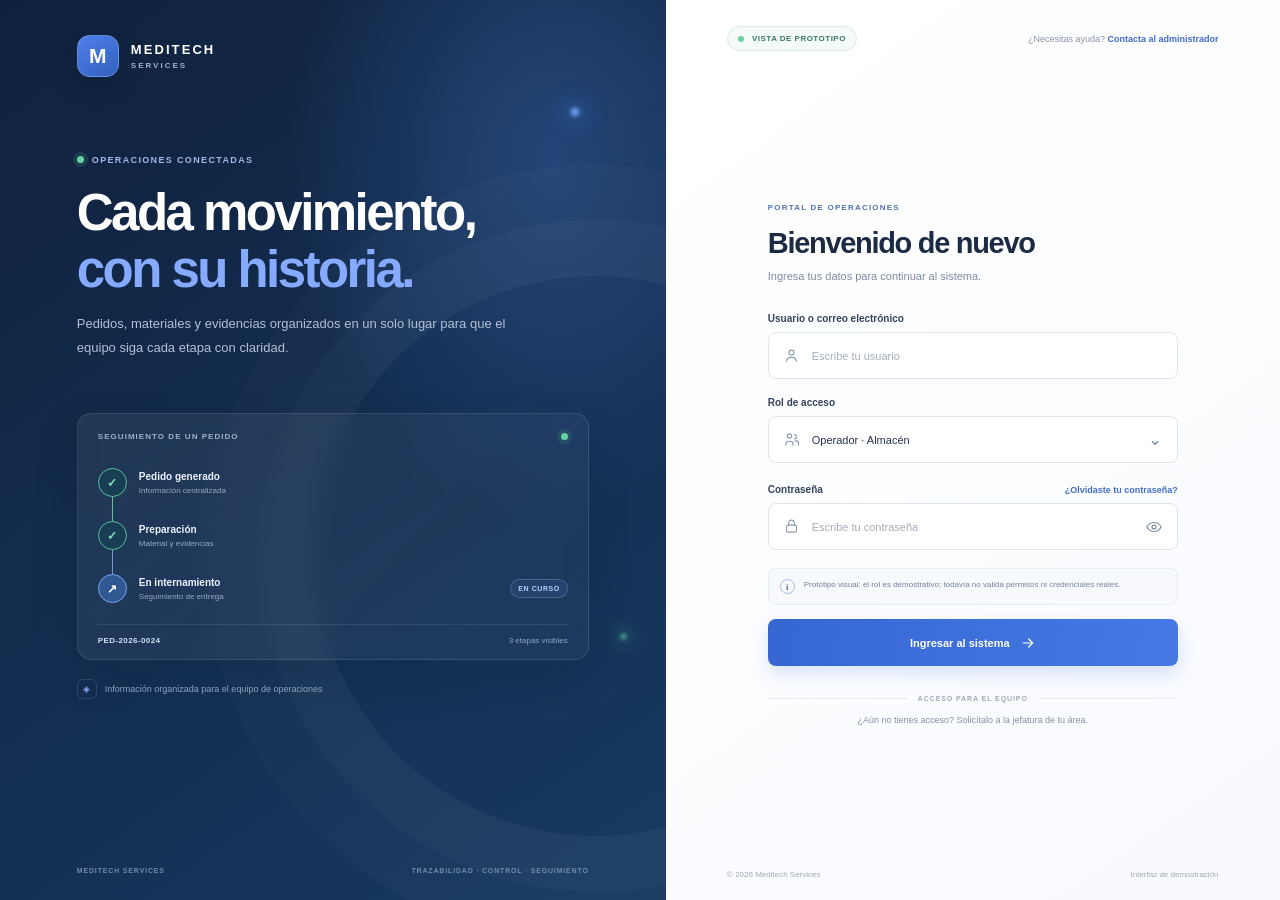
<file: index.html>
<!doctype html>
<html lang="es">
  <head>
    <script>
      if (!localStorage.getItem('meditech-demo-role')){
        window.location.replace('login.html');
      }
        </script>
    <meta charset="utf-8" />
    <meta name="viewport" content="width=device-width, initial-scale=1" />
    <meta name="theme-color" content="#f5f7fb" />
    <title>Cuadro de Salidas | Meditech</title>
    <link rel="icon" type="image/svg+xml" href="data:image/svg+xml,<svg xmlns='http://www.w3.org/2000/svg' viewBox='0 0 64 64'><rect width='64' height='64' rx='14' fill='%232563eb'/><text x='50%25' y='52%25' dominant-baseline='middle' text-anchor='middle' fill='white' font-family='Arial,sans-serif' font-weight='bold' font-size='36'>M</text></svg>" />
    <link rel="stylesheet" href="styles.css" />
    <script src="app.js" defer></script>
  </head>
  <body>
    <div class="app-shell">
      <aside class="sidebar" aria-label="Navegación del módulo">
        <div class="brand-lockup">
          <div class="brand-mark" aria-hidden="true">M</div>
          <div>
            <strong>MEDITECH</strong>
            <span>Operaciones</span>
          </div>
        </div>
        <div class="sidebar-label">MÓDULOS</div>
        <a class="nav-link active" href="#cuadro" aria-current="page">
          <span class="nav-icon" aria-hidden="true">▦</span>
          <span>Cuadro de Salidas</span>
        </a>
        <a class="nav-link" href="salida-internamiento.html">
          <span class="nav-icon" aria-hidden="true">⇢</span>
          <span>Pedidos e Internamiento</span>
        </a>
        <a class="nav-link" href="convocatorias.html">
          <span class="nav-icon" aria-hidden="true">♧</span>
          <span>Convocatorias</span>
        </a>
        <a class="nav-link" href="recojos.html">
          <span class="nav-icon" aria-hidden="true">↩</span>
          <span>Recojo de material</span>
        </a>
        <a class="nav-link" href="muestras.html">
          <span class="nav-icon" aria-hidden="true">❖</span>
          <span>Control de muestras</span>
        </a>
        <div class="sidebar-label catalog-label">CATÁLOGOS</div>
        <button class="nav-link nav-button" id="manage-institutions-link" type="button">
          <span class="nav-icon" aria-hidden="true">⌂</span>
          <span>Instituciones</span>
        </button>
        <button class="nav-link nav-button" id="manage-people-link" type="button">
          <span class="nav-icon" aria-hidden="true">♙</span>
          <span>Personal operativo</span>
        </button>
        <div class="sidebar-foot">
          <span class="status-dot"></span>
          <span class="sidebar-foot-label">Prototipo local</span>
          <a class="logout-link" href="login.html" title="Volver al inicio de sesión">Salir <span aria-hidden="true">↗</span></a>
        </div>
      </aside>

      <main class="main-content" id="cuadro">
        <header class="topbar">
          <div class="breadcrumb">Sistema web <span>/</span> Operaciones <span>/</span> <strong>Cuadro de Salidas</strong></div>
          <div class="role-and-demo"><span class="role-badge" id="active-role">Operador · demo</span><div class="demo-badge"><span></span> DEMOSTRACIÓN · DATOS FICTICIOS</div></div>
        </header>

        <section class="page-heading">
          <div>
            <p class="eyebrow">MÓDULO INDEPENDIENTE</p>
            <h1>Cuadro de Salidas</h1>
            <p class="page-description">Consulta y organiza los registros operativos, administrativos y financieros.</p>
          </div>
          <button class="primary-button" id="new-record-button" type="button">
            <span aria-hidden="true">＋</span> Nueva salida
          </button>
        </section>

        <section class="summary-grid" aria-label="Resumen">
          <article class="summary-card">
            <div class="summary-icon blue" aria-hidden="true">▤</div>
            <div><span class="summary-label">Registros mostrados</span><strong id="record-count">0</strong></div>
          </article>
          <article class="summary-card">
            <div class="summary-icon amber" aria-hidden="true">◷</div>
            <div><span class="summary-label">Pendientes de recojo</span><strong id="pickup-count">0</strong></div>
          </article>
          <article class="summary-card">
            <div class="summary-icon green" aria-hidden="true">✓</div>
            <div><span class="summary-label">Facturados</span><strong id="invoiced-count">0</strong></div>
          </article>
        </section>

        <section class="table-card" aria-labelledby="table-title">
          <div class="table-toolbar">
            <div>
              <h2 id="table-title">Registros de salida</h2>
              <p>Los pedidos generados desde el otro módulo aparecen aquí con sus datos iniciales.</p>
            </div>
            <div class="table-controls">
              <label class="filter-label" for="search-column">Buscar en</label>
              <select id="search-column" aria-label="Seleccionar columna de búsqueda">
                <option value="all">Todas las columnas</option>
              </select>
              <label class="search-box">
                <span aria-hidden="true">⌕</span>
                <input id="search-input" type="search" placeholder="Buscar en todas las columnas" aria-label="Texto para buscar" />
              </label>
              <label class="filter-label" for="invoice-filter">Facturación</label>
              <select id="invoice-filter" aria-label="Filtrar por facturación">
                <option value="all">Todos</option>
                <option value="invoiced">Facturados</option>
                <option value="pending">Pendientes</option>
              </select>
            </div>
          </div>

          <div id="month-tabs" class="month-tabs" role="tablist" aria-label="Filtrar registros por mes"></div>

          <div class="table-scroll" tabindex="0" aria-label="Tabla desplazable horizontalmente">
            <table id="records-table">
              <thead>
                <tr class="group-row">
                  <th colspan="20" class="group-warehouse">ALMACÉN · OPERACIÓN</th>
                  <th colspan="3" class="group-admin">ADMINISTRACIÓN</th>
                  <th colspan="11" class="group-finance">FINANZAS</th>
                  <th colspan="1" class="group-actions">ACCIÓN</th>
                </tr>
                <tr id="column-headings"></tr>
              </thead>
              <tbody id="records-body"></tbody>
            </table>
            <div id="empty-state" class="empty-state" hidden>
              <div class="empty-icon" aria-hidden="true">⌕</div>
              <strong>No hay registros para mostrar</strong>
              <span>Prueba otra búsqueda o agrega una salida de ejemplo.</span>
            </div>
          </div>
          <div class="table-footer">
            <span id="table-result-count">0 registros</span>
            <span class="scroll-hint">Desliza horizontalmente para ver todas las columnas <span aria-hidden="true">→</span></span>
          </div>
        </section>

        <footer class="page-footer">
          <span>Meditech Services · Prototipo de interfaz</span>
          <span>El enlace entre módulos usa almacenamiento local del navegador; aún no hay base de datos ni permisos reales.</span>
        </footer>
      </main>
    </div>

    <dialog id="new-record-dialog" class="record-dialog">
      <form id="new-record-form" method="dialog">
        <div class="dialog-heading">
          <div>
            <p class="eyebrow">CUADRO DE SALIDAS</p>
            <h2 id="record-dialog-title">Registrar salida</h2>
          </div>
          <button class="icon-button" id="close-dialog-button" type="button" aria-label="Cerrar">×</button>
        </div>
        <p class="dialog-note">Formulario de demostración. Los datos no se guardan en una base de datos. Los campos con * son obligatorios.</p>
        <div class="form-grid" data-role-section="warehouse">
          <label>Fecha<input name="fecha" type="date" /></label>
          <label>N.º de pedido<input name="pedido" type="text" placeholder="PED-2026-000" /></label>
          <label>Tipo de atención
            <select name="tipo" required>
              <option value="Cirugía">Cirugía</option>
            </select>
          </label>
          <label>Paciente *<input name="paciente" type="text" placeholder="Nombre del paciente" required /></label>
          <div class="field-stack">
            <label for="institution-select">Clínica / hospital *</label>
            <select id="institution-select" name="institucion" required>
              <option value="">Seleccionar institución</option>
            </select>
            <button class="inline-action" id="manage-institutions-button" type="button">＋ Añadir o administrar instituciones</button>
          </div>
          <label>Cirujano<input name="cirujano" type="text" placeholder="Doctor" /></label>
          <label>Persona que consiguió la venta<input name="personaConsiguio" type="text" placeholder="Responsable" /></label>
          <label>Persona que subió la venta<input name="personaSubio" type="text" placeholder="Responsable" /></label>
          <div class="field-stack">
            <label for="instrumentist-select">Instrumentista solicitado</label>
            <select id="instrumentist-select" name="instrumentista">
              <option value="">Seleccionar instrumentista</option>
            </select>
            <button class="inline-action" id="manage-instrumentists-button" type="button">＋ Añadir o administrar instrumentistas</button>
          </div>
          <div class="field-stack">
            <label for="driver-select">Conductor</label>
            <select id="driver-select" name="conductor">
              <option value="">Seleccionar conductor</option>
            </select>
            <button class="inline-action" id="manage-drivers-button" type="button">＋ Añadir o administrar conductores</button>
          </div>
          <label class="wide-field">Material / set *<input name="material" type="text" placeholder="Sets y materiales preparados" required /></label>
          <label>Fecha de CX<input name="fechaCx" type="date" /></label>
          <label>Hora de CX<input name="horaCx" type="time" /></label>
          <label>N.º de guía de internamiento *<input name="guia" type="text" placeholder="Número de guía" required /></label>
          <label>Guía de remisión<input name="guiaRemision" type="text" placeholder="Número de guía de remisión" /></label>
          <label>Fecha de recojo<input name="fechaRecojo" type="date" /></label>
          <label>Estado del material
            <select name="estadoMaterial">
              <option value="En internamiento">En internamiento</option>
              <option value="Internado">Internado</option>
              <option value="Pendiente de recojo">Pendiente de recojo</option>
              <option value="Recogido">Recogido</option>
              <option value="Cancelado">Cancelado</option>
            </select>
          </label>
          <label class="wide-field">Observaciones de Almacén<textarea name="obsOperativa" placeholder="Observaciones del área de Almacén"></textarea></label>
        </div>
        <div class="form-grid role-office-fields" data-role-section="office" hidden>
          <p class="eyebrow wide-field">ADMINISTRACIÓN Y FINANZAS</p>
          <label>Orden de compra<input name="ordenCompra" type="text" placeholder="N.º de orden de compra" /></label>
          <label>Monto<input name="monto" type="text" placeholder="S/ 0.00" /></label>
          <label>N.º de factura<input name="factura" type="text" placeholder="N.º de factura" /></label>
          <label>Persona que comunica la venta<input name="comunicaVenta" type="text" placeholder="Nombre de la persona" /></label>
          <label>Monto cobrado<input name="montoCobrado" type="text" placeholder="S/ 0.00" /></label>
          <label>Estado de cobranza<select name="estadoCobranza"><option value="Pendiente">Pendiente</option><option value="Parcial">Parcial</option><option value="Cobrado">Cobrado</option></select></label>
          <label>Fecha de depósito<input name="fechaDeposito" type="date" /></label>
          <label>N.º de operación<input name="operacion" type="text" placeholder="Número de operación" /></label>
          <label>Banco<input name="banco" type="text" placeholder="Banco" /></label>
          <label>Responsable de cobro<input name="responsableCobro" type="text" placeholder="Responsable" /></label>
          <label>Bono al doctor<input name="bonoDoctor" type="text" placeholder="Monto o estado del bono" /></label>
          <label>Estado del comprobante de cobranza<select name="estadoVoucher"><option value="Pendiente">Pendiente</option><option value="Adjunto">Adjunto</option></select></label>
          <label>Captura de transferencia<input id="voucher-capture" type="file" accept="image/png,image/jpeg,.png,.jpg,.jpeg" /></label>
          <div id="voucher-capture-preview" class="voucher-capture-preview wide-field" hidden></div>
          <label>Voucher / referencia<input name="voucher" type="text" placeholder="Nombre o referencia del voucher" /></label>
          <label class="wide-field">Observación de Administración / Finanzas<textarea name="obsFinanciera" placeholder="Observación del área"></textarea></label>
        </div>
        <p class="dialog-note consumption-note">El consumo se registra por separado, por código y cantidad, desde la acción de cada salida.</p>
        <div class="dialog-actions">
          <button class="secondary-button" id="cancel-dialog-button" type="button">Cancelar</button>
          <button class="primary-button" id="save-record-button" type="submit">Agregar al prototipo</button>
        </div>
      </form>
    </dialog>

    <dialog id="institutions-dialog" class="record-dialog catalog-dialog">
      <div class="dialog-heading">
        <div>
          <p class="eyebrow">CATÁLOGO SEPARADO</p>
          <h2>Instituciones</h2>
        </div>
        <button class="icon-button" id="close-institutions-button" type="button" aria-label="Cerrar">×</button>
      </div>
      <p class="dialog-note">Administra la lista que aparecerá en el desplegable del Cuadro de Salidas.</p>
      <form id="institution-form" class="institution-form">
        <label>Nombre<input name="institutionName" type="text" placeholder="Clínica, hospital, doctor o casa comercial" required /></label>
        <label>Tipo
          <select name="institutionType">
            <option value="Clínica">Clínica</option>
            <option value="Hospital">Hospital</option>
            <option value="Doctor">Doctor</option>
            <option value="Casa Comercial">Casa Comercial</option>
            <option value="Otra institución">Otra institución</option>
          </select>
        </label>
        <div class="catalog-form-actions">
          <button class="primary-button" id="institution-submit-button" type="submit">Añadir institución</button>
          <button class="secondary-button" id="cancel-institution-edit" type="button" hidden>Cancelar edición</button>
        </div>
      </form>
      <p id="institution-feedback" class="institution-feedback" role="status" hidden></p>
      <div class="institution-list-heading"><strong>Instituciones disponibles</strong><span id="institution-count">0</span></div>
      <ul id="institutions-list" class="institutions-list"></ul>
    </dialog>

    <dialog id="people-dialog" class="record-dialog catalog-dialog">
      <div class="dialog-heading">
        <div>
          <p class="eyebrow">CATÁLOGO SEPARADO</p>
          <h2>Personal operativo</h2>
        </div>
        <button class="icon-button" id="close-people-button" type="button" aria-label="Cerrar">×</button>
      </div>
      <p class="dialog-note">Añade personas para que aparezcan en los desplegables del Cuadro de Salidas.</p>
      <div class="people-catalog-grid">
        <section class="catalog-panel" aria-labelledby="instrumentists-title">
          <h3 id="instrumentists-title">Instrumentistas</h3>
          <form id="instrumentist-form" class="catalog-add-form">
            <label>Nombre<input name="personName" type="text" placeholder="Nombre del instrumentista" required /></label>
            <div class="catalog-form-actions">
              <button class="primary-button" id="instrumentist-submit-button" type="submit">Añadir</button>
              <button class="secondary-button" id="cancel-instrumentist-edit" type="button" hidden>Cancelar</button>
            </div>
          </form>
          <p id="instrumentist-feedback" class="institution-feedback" role="status" hidden></p>
          <ul id="instrumentists-list" class="institutions-list"></ul>
        </section>
        <section class="catalog-panel" aria-labelledby="drivers-title">
          <h3 id="drivers-title">Conductores</h3>
          <form id="driver-form" class="catalog-add-form">
            <label>Nombre<input name="personName" type="text" placeholder="Nombre del conductor" required /></label>
            <div class="catalog-form-actions">
              <button class="primary-button" id="driver-submit-button" type="submit">Añadir</button>
              <button class="secondary-button" id="cancel-driver-edit" type="button" hidden>Cancelar</button>
            </div>
          </form>
          <p id="driver-feedback" class="institution-feedback" role="status" hidden></p>
          <ul id="drivers-list" class="institutions-list"></ul>
        </section>
      </div>
    </dialog>

    <dialog id="consumption-dialog" class="record-dialog catalog-dialog consumption-dialog">
      <div class="dialog-heading">
        <div>
          <p class="eyebrow">CONSUMO DE LA ATENCIÓN</p>
          <h2 id="consumption-title">Registrar consumo</h2>
        </div>
        <button class="icon-button" id="close-consumption-button" type="button" aria-label="Cerrar">×</button>
      </div>
      <p class="dialog-note">Agrega cada consumible con su código y cantidad exacta. Quitar o agregar líneas no cambia el stock hasta confirmar; esta maqueta solo simula el descuento.</p>
      <div class="stock-preview" id="stock-preview"></div>
      <form id="consumption-line-form" class="consumption-line-form">
        <div class="autocomplete-field">
          <label for="consumable-search">Buscar consumible por código o nombre</label>
          <input id="consumable-search" type="search" autocomplete="off" placeholder="Escribe el código o nombre del producto" aria-autocomplete="list" aria-controls="consumable-options" />
          <ul id="consumable-options" class="autocomplete-options" role="listbox" hidden></ul>
        </div>
        <label>Cantidad<input id="consumable-quantity" type="number" min="1" step="1" value="1" required /></label>
        <button class="primary-button" type="submit">Añadir línea</button>
      </form>
      <div class="institution-list-heading"><strong>Detalle de consumo</strong><span id="consumption-line-count">0</span></div>
      <ul id="consumption-lines" class="consumption-lines"></ul>
      <p id="consumption-feedback" class="institution-feedback" role="status" hidden></p>
      <div class="dialog-actions">
        <button class="secondary-button" id="cancel-consumption-button" type="button">Cancelar</button>
        <button class="primary-button" id="confirm-consumption-button" type="button">Confirmar consumo</button>
      </div>
    </dialog>
  </body>
</html>
</file>
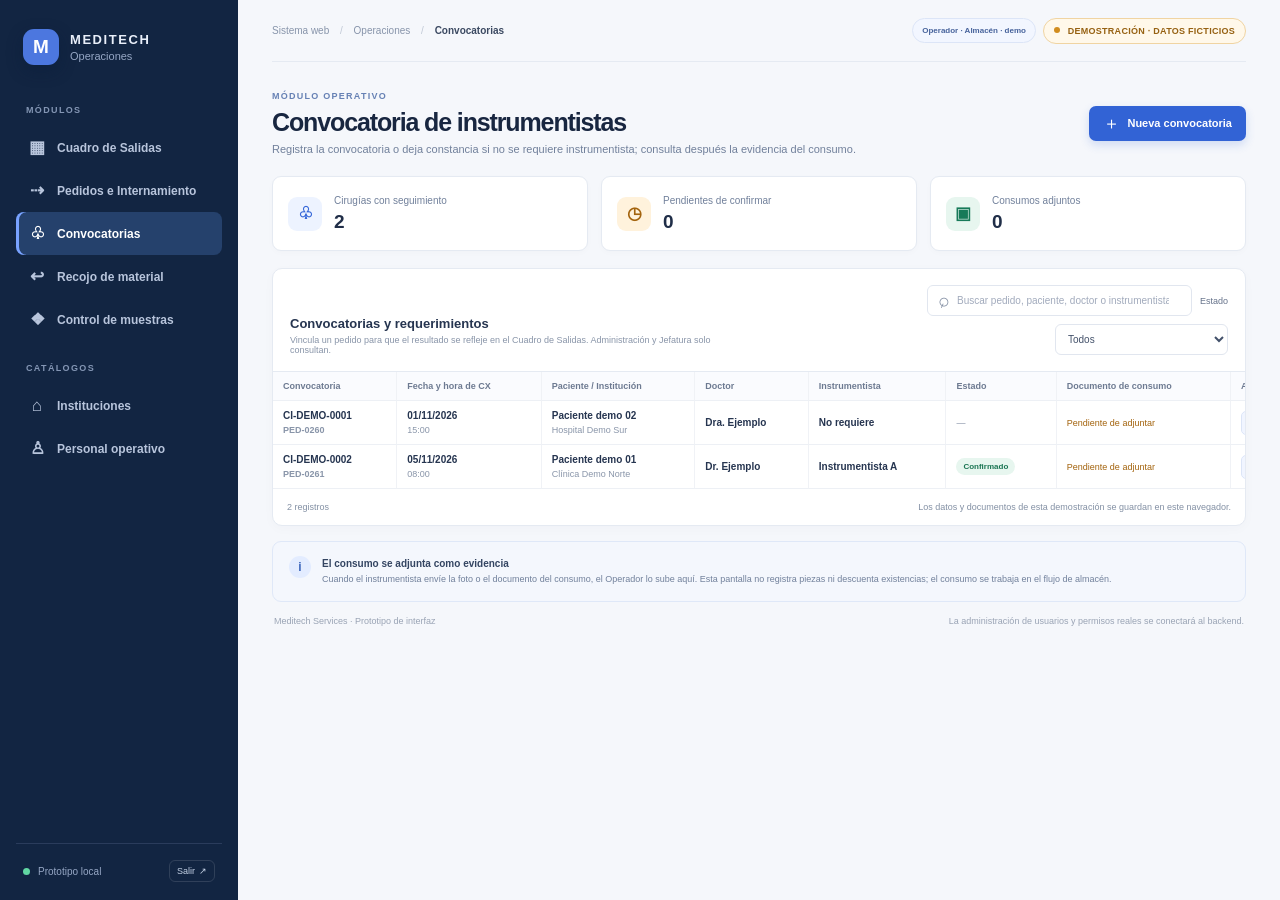
<file: convocatorias.html>
<!doctype html>
<html lang="es">
  <head>
    <meta charset="utf-8" />
    <meta name="viewport" content="width=device-width, initial-scale=1" />
    <meta name="theme-color" content="#f5f7fb" />
    <title>Convocatorias | Meditech</title>
    <link rel="icon" type="image/svg+xml" href="data:image/svg+xml,<svg xmlns='http://www.w3.org/2000/svg' viewBox='0 0 64 64'><rect width='64' height='64' rx='14' fill='%232563eb'/><text x='50%25' y='52%25' dominant-baseline='middle' text-anchor='middle' fill='white' font-family='Arial,sans-serif' font-weight='bold' font-size='36'>M</text></svg>" />
    <link rel="stylesheet" href="styles.css" />
    <link rel="stylesheet" href="convocatorias.css" />
    <script src="convocatorias.js" defer></script>
  </head>
  <body>
    <div class="app-shell">
      <aside class="sidebar" aria-label="Navegación del módulo">
        <div class="brand-lockup"><div class="brand-mark" aria-hidden="true">M</div><div><strong>MEDITECH</strong><span>Operaciones</span></div></div>
        <div class="sidebar-label">MÓDULOS</div>
        <a class="nav-link" href="index.html"><span class="nav-icon" aria-hidden="true">▦</span><span>Cuadro de Salidas</span></a>
        <a class="nav-link" href="salida-internamiento.html"><span class="nav-icon" aria-hidden="true">⇢</span><span>Pedidos e Internamiento</span></a>
        <a class="nav-link active" href="convocatorias.html" aria-current="page"><span class="nav-icon" aria-hidden="true">♧</span><span>Convocatorias</span></a>
        <a class="nav-link" href="recojos.html"><span class="nav-icon" aria-hidden="true">↩</span><span>Recojo de material</span></a>
        <a class="nav-link" href="muestras.html"><span class="nav-icon" aria-hidden="true">❖</span><span>Control de muestras</span></a>
        <div class="sidebar-label catalog-label">CATÁLOGOS</div>
        <button class="nav-link nav-button" id="manage-institutions-link" type="button">
          <span class="nav-icon" aria-hidden="true">⌂</span>
          <span>Instituciones</span>
        </button>
        <button class="nav-link nav-button" id="manage-people-link" type="button">
          <span class="nav-icon" aria-hidden="true">♙</span>
          <span>Personal operativo</span>
        </button>
        <div class="sidebar-foot"><span class="status-dot"></span><span class="sidebar-foot-label">Prototipo local</span><a class="logout-link" href="login.html" title="Volver al inicio de sesión">Salir <span aria-hidden="true">↗</span></a></div>
      </aside>

      <main class="main-content convocation-main">
        <header class="topbar">
          <div class="breadcrumb">Sistema web <span>/</span> Operaciones <span>/</span> <strong>Convocatorias</strong></div>
          <div class="role-and-demo"><span class="role-badge" id="active-role">Operador · demo</span><div class="demo-badge"><span></span> DEMOSTRACIÓN · DATOS FICTICIOS</div></div>
        </header>

        <section class="page-heading">
          <div>
            <p class="eyebrow">MÓDULO OPERATIVO</p>
            <h1>Convocatoria de instrumentistas</h1>
            <p class="page-description">Registra la convocatoria o deja constancia si no se requiere instrumentista; consulta después la evidencia del consumo.</p>
          </div>
          <button class="primary-button" id="new-convocation-button" type="button"><span aria-hidden="true">＋</span> Nueva convocatoria</button>
        </section>

        <section class="summary-grid" aria-label="Resumen de convocatorias">
          <article class="summary-card"><span class="summary-icon blue">♧</span><div><span class="summary-label">Cirugías con seguimiento</span><strong id="summary-total">0</strong></div></article>
          <article class="summary-card"><span class="summary-icon amber">◷</span><div><span class="summary-label">Pendientes de confirmar</span><strong id="summary-pending">0</strong></div></article>
          <article class="summary-card"><span class="summary-icon green">▣</span><div><span class="summary-label">Consumos adjuntos</span><strong id="summary-consumption">0</strong></div></article>
        </section>

        <section class="table-card">
          <div class="table-toolbar">
            <div><h2>Convocatorias y requerimientos</h2><p>Vincula un pedido para que el resultado se refleje en el Cuadro de Salidas. Administración y Jefatura solo consultan.</p></div>
            <div class="table-controls">
              <label class="search-box"><span aria-hidden="true">⌕</span><input id="search-input" type="search" placeholder="Buscar pedido, paciente, doctor o instrumentista" /></label>
              <label class="filter-label" for="status-filter">Estado</label>
              <select id="status-filter"><option value="todos">Todos</option><option value="Pendiente">Pendiente</option><option value="Confirmado">Confirmado</option><option value="Cancelado">Cancelado</option><option value="No requiere">No requiere instrumentista</option></select>
            </div>
          </div>
          <div class="convocation-table-scroll">
            <table class="convocation-table">
              <thead><tr><th>Convocatoria</th><th>Fecha y hora de CX</th><th>Paciente / Institución</th><th>Doctor</th><th>Instrumentista</th><th>Estado</th><th>Documento de consumo</th><th>Acción</th></tr></thead>
              <tbody id="convocations-body"></tbody>
            </table>
            <div class="convocation-empty" id="empty-state" hidden><span>♧</span><strong>No hay convocatorias que coincidan.</strong><small>Registra una convocatoria o cambia los filtros.</small></div>
          </div>
          <footer class="table-footer"><span id="record-count">0 registros</span><span>Los datos y documentos de esta demostración se guardan en este navegador.</span></footer>
        </section>

        <section class="workflow-note">
          <div class="workflow-note-icon">i</div>
          <div><strong>El consumo se adjunta como evidencia</strong><p>Cuando el instrumentista envíe la foto o el documento del consumo, el Operador lo sube aquí. Esta pantalla no registra piezas ni descuenta existencias; el consumo se trabaja en el flujo de almacén.</p></div>
        </section>
        <p class="module-feedback" id="module-feedback" role="status" hidden></p>
        <footer class="page-footer"><span>Meditech Services · Prototipo de interfaz</span><span>La administración de usuarios y permisos reales se conectará al backend.</span></footer>
      </main>
    </div>

    <dialog id="convocation-dialog" class="record-dialog convocation-dialog">
      <form id="convocation-form">
        <div class="dialog-heading">
          <div><p class="eyebrow" id="dialog-eyebrow">NUEVO REGISTRO</p><h2 id="dialog-title">Registrar convocatoria</h2></div>
          <button class="icon-button" id="close-dialog" type="button" aria-label="Cerrar">×</button>
        </div>
        <p class="dialog-note">Vincula un pedido si está disponible. Los datos de la cirugía también se pueden escribir manualmente.</p>
        <div class="convocation-form-grid">
          <label class="form-wide">Pedido relacionado <select name="orderId" id="linked-order"><option value="">Sin vincular a un pedido</option></select></label>
          <small class="form-hint form-wide">Al vincularlo, el Cuadro de Salidas recibirá el instrumentista solicitado o “No requiere”.</small>
          <label>Paciente<input name="patient" type="text" placeholder="Nombre del paciente" /></label>
          <label>Clínica / hospital<input name="institution" type="text" placeholder="Institución de la cirugía" /></label>
          <label>Doctor<input name="doctor" type="text" placeholder="Nombre del doctor" /></label>
          <label>¿Requiere instrumentista?<select name="requiresInstrumentist" id="requires-instrumentist"><option value="Sí">Sí</option><option value="No">No</option></select></label>
          <label>Instrumentista solicitado<select name="instrumentist" id="instrumentist-select" required><option value="">Seleccionar instrumentista</option></select></label>
          <small class="no-instrumentist-hint form-wide" id="no-instrumentist-hint" hidden>Al guardar, el Cuadro de Salidas mostrará “No requiere”. No se crea una convocatoria.</small>
          <label>Fecha de CX<input name="surgeryDate" type="date" /></label>
          <label>Hora de CX<input name="surgeryTime" type="time" /></label>
          <label>Estado de convocatoria<select name="status"><option value="">—</option><option value="Pendiente">Pendiente</option><option value="Confirmado">Confirmado</option><option value="Cancelado">Cancelado</option></select></label>
          <label>Registrado por<input name="calledBy" type="text" placeholder="Nombre del operador" /></label>
          <label class="form-wide">Observación breve<textarea name="notes" maxlength="500" placeholder="Detalle útil para el seguimiento, si aplica"></textarea></label>
        </div>
        <section class="consumption-upload-section" aria-labelledby="consumption-upload-title">
          <div><strong id="consumption-upload-title">Documento de consumo</strong><p>Sube la foto enviada por el instrumentista o el archivo recibido de la clínica. PDF, JPG o PNG.</p></div>
          <label class="consumption-upload-button" for="consumption-upload"><span>＋ Adjuntar consumo</span><input id="consumption-upload" type="file" accept="application/pdf,image/png,image/jpeg,.pdf,.png,.jpg,.jpeg" /></label>
          <div class="consumption-file-preview" id="consumption-file-preview"></div>
          <button class="remove-consumption-file" id="remove-consumption-file" type="button" hidden>Quitar documento actual</button>
        </section>
        <p class="dialog-feedback" id="dialog-feedback" role="status" hidden></p>
        <div class="dialog-actions">
          <button class="secondary-button" id="cancel-dialog" type="button">Cerrar</button>
          <button class="primary-button" id="save-convocation" type="submit">Guardar convocatoria</button>
        </div>
      </form>
    </dialog>

    <dialog id="institutions-dialog" class="record-dialog catalog-dialog">
      <div class="dialog-heading">
        <div>
          <p class="eyebrow">CATÁLOGO SEPARADO</p>
          <h2>Instituciones</h2>
        </div>
        <button class="icon-button" id="close-institutions-button" type="button" aria-label="Cerrar">×</button>
      </div>
      <p class="dialog-note">Administra la lista que aparecerá en los desplegables del sistema.</p>
      <form id="institution-form" class="institution-form">
        <label>Nombre<input name="institutionName" type="text" placeholder="Clínica, hospital, doctor o casa comercial" required /></label>
        <label>Tipo
          <select name="institutionType">
            <option value="Clínica">Clínica</option>
            <option value="Hospital">Hospital</option>
            <option value="Doctor">Doctor</option>
            <option value="Casa Comercial">Casa Comercial</option>
            <option value="Otra institución">Otra institución</option>
          </select>
        </label>
        <div class="catalog-form-actions">
          <button class="primary-button" id="institution-submit-button" type="submit">Añadir institución</button>
          <button class="secondary-button" id="cancel-institution-edit" type="button" hidden>Cancelar edición</button>
        </div>
      </form>
      <p id="institution-feedback" class="institution-feedback" role="status" hidden></p>
      <div class="institution-list-heading"><strong>Instituciones disponibles</strong><span id="institution-count">0</span></div>
      <ul id="institutions-list" class="institutions-list"></ul>
    </dialog>

    <dialog id="people-dialog" class="record-dialog catalog-dialog">
      <div class="dialog-heading">
        <div>
          <p class="eyebrow">CATÁLOGO SEPARADO</p>
          <h2>Personal operativo</h2>
        </div>
        <button class="icon-button" id="close-people-button" type="button" aria-label="Cerrar">×</button>
      </div>
      <p class="dialog-note">Añade personas para que aparezcan en los desplegables del sistema.</p>
      <div class="people-catalog-grid">
        <section class="catalog-panel" aria-labelledby="instrumentists-title">
          <h3 id="instrumentists-title">Instrumentistas</h3>
          <form id="instrumentist-form" class="catalog-add-form">
            <label>Nombre<input name="personName" type="text" placeholder="Nombre del instrumentista" required /></label>
            <div class="catalog-form-actions">
              <button class="primary-button" id="instrumentist-submit-button" type="submit">Añadir</button>
              <button class="secondary-button" id="cancel-instrumentist-edit" type="button" hidden>Cancelar</button>
            </div>
          </form>
          <p id="instrumentist-feedback" class="institution-feedback" role="status" hidden></p>
          <ul id="instrumentists-list" class="institutions-list"></ul>
        </section>
        <section class="catalog-panel" aria-labelledby="drivers-title">
          <h3 id="drivers-title">Conductores</h3>
          <form id="driver-form" class="catalog-add-form">
            <label>Nombre<input name="personName" type="text" placeholder="Nombre del conductor" required /></label>
            <div class="catalog-form-actions">
              <button class="primary-button" id="driver-submit-button" type="submit">Añadir</button>
              <button class="secondary-button" id="cancel-driver-edit" type="button" hidden>Cancelar</button>
            </div>
          </form>
          <p id="driver-feedback" class="institution-feedback" role="status" hidden></p>
          <ul id="drivers-list" class="institutions-list"></ul>
        </section>
      </div>
    </dialog>
  </body>
</html>
</file>
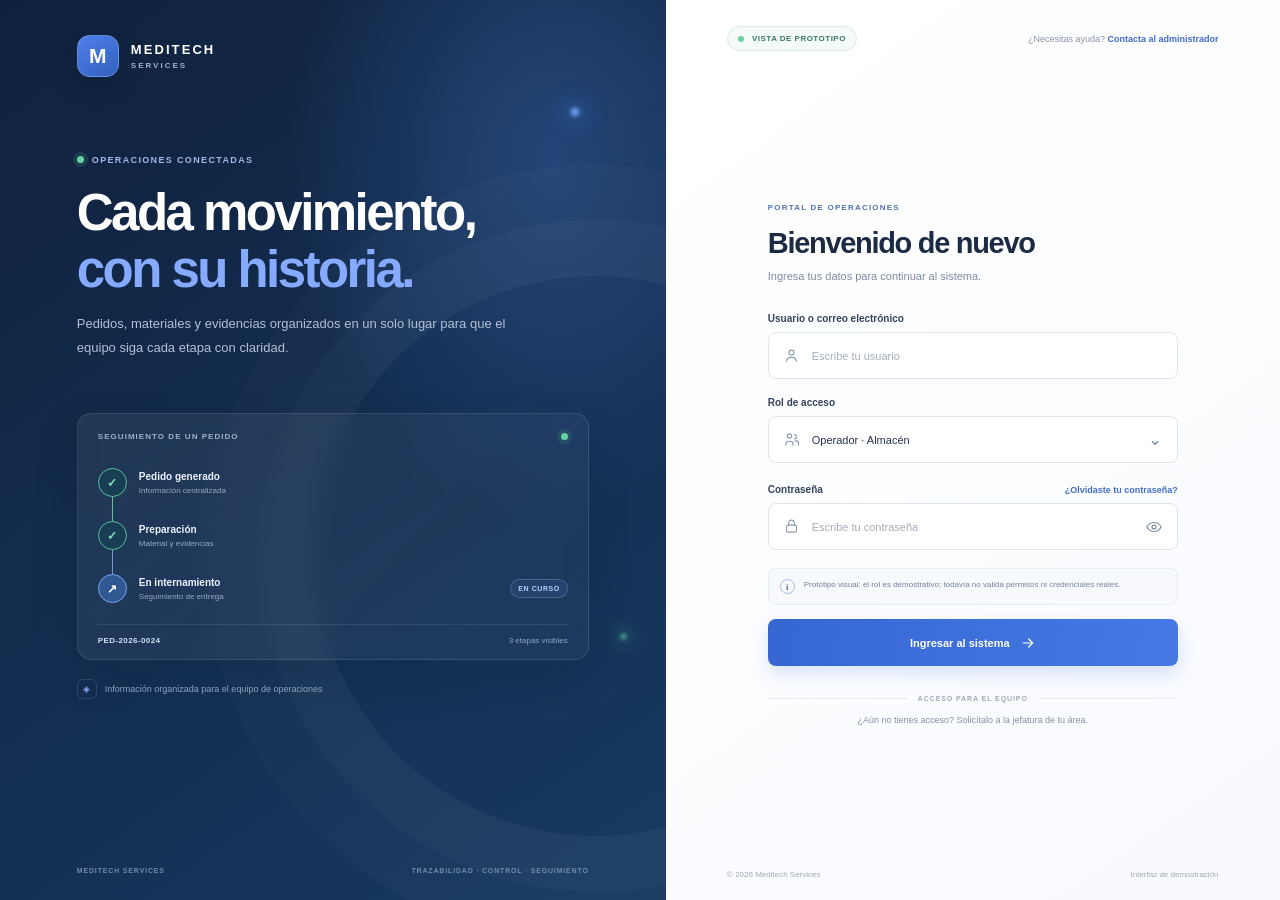
<file: login.html>
<!doctype html>
<html lang="es">
  <head>
    <meta charset="utf-8" />
    <meta name="viewport" content="width=device-width, initial-scale=1" />
    <meta name="theme-color" content="#101f38" />
    <meta name="description" content="Acceso al sistema de operaciones Meditech Services." />
    <title>Iniciar sesión | Meditech</title>
    <link rel="icon" type="image/svg+xml" href="data:image/svg+xml,<svg xmlns='http://www.w3.org/2000/svg' viewBox='0 0 64 64'><rect width='64' height='64' rx='14' fill='%232563eb'/><text x='50%25' y='52%25' dominant-baseline='middle' text-anchor='middle' fill='white' font-family='Arial,sans-serif' font-weight='bold' font-size='36'>M</text></svg>" />
    <link rel="stylesheet" href="login.css" />
    <script src="login.js" defer></script>
  </head>
  <body>
    <main class="login-shell">
      <section class="brand-panel" aria-label="Meditech, trazabilidad de operaciones">
        <div class="brand-panel-glow glow-one" aria-hidden="true"></div>
        <div class="brand-panel-glow glow-two" aria-hidden="true"></div>
        <div class="brand-content">
          <a class="brand-lockup" href="login.html" aria-label="Meditech, inicio">
            <span class="brand-mark" aria-hidden="true">M</span>
            <span class="brand-name"><strong>MEDITECH</strong><small>SERVICES</small></span>
          </a>

          <div class="brand-message">
            <span class="brand-kicker"><i></i> OPERACIONES CONECTADAS</span>
            <h1>Cada movimiento,<br /><em>con su historia.</em></h1>
            <p>Pedidos, materiales y evidencias organizados en un solo lugar para que el equipo siga cada etapa con claridad.</p>
          </div>

          <div class="journey-card" aria-label="Etapas de trazabilidad">
            <div class="journey-heading"><span>SEGUIMIENTO DE UN PEDIDO</span><span class="live-dot" aria-hidden="true"></span></div>
            <div class="journey-line">
              <div class="journey-step complete"><span class="journey-icon" aria-hidden="true">✓</span><div><strong>Pedido generado</strong><small>Información centralizada</small></div></div>
              <div class="journey-step complete"><span class="journey-icon" aria-hidden="true">✓</span><div><strong>Preparación</strong><small>Material y evidencias</small></div></div>
              <div class="journey-step current"><span class="journey-icon" aria-hidden="true">↗</span><div><strong>En internamiento</strong><small>Seguimiento de entrega</small></div><span class="journey-tag">EN CURSO</span></div>
            </div>
            <div class="journey-footer"><span class="order-ref">PED-2026-0024</span><span>3 etapas visibles</span></div>
          </div>

          <p class="brand-footnote"><span class="shield-icon" aria-hidden="true">◈</span> Información organizada para el equipo de operaciones</p>
        </div>
        <div class="brand-bottom"><span>MEDITECH SERVICES</span><span>TRAZABILIDAD · CONTROL · SEGUIMIENTO</span></div>
      </section>

      <section class="form-panel" aria-label="Formulario de inicio de sesión">
        <div class="form-panel-top"><span class="preview-label"><i></i> VISTA DE PROTOTIPO</span><span class="help-caption">¿Necesitas ayuda? <strong>Contacta al administrador</strong></span></div>

        <div class="login-card">
          <div class="mobile-brand" aria-hidden="true"><span class="brand-mark">M</span><strong>MEDITECH</strong></div>
          <div class="form-heading">
            <span class="form-eyebrow">PORTAL DE OPERACIONES</span>
            <h2>Bienvenido de nuevo</h2>
            <p>Ingresa tus datos para continuar al sistema.</p>
          </div>

          <form id="login-form" novalidate>
            <label class="input-label" for="username">Usuario o correo electrónico</label>
            <div class="input-wrap">
              <svg class="input-icon" viewBox="0 0 24 24" aria-hidden="true"><circle cx="12" cy="8" r="3.5"></circle><path d="M5 20c.4-3.2 3.2-5.4 7-5.4s6.6 2.2 7 5.4"></path></svg>
              <input id="username" name="username" type="text" placeholder="Escribe tu usuario" autocomplete="username" required />
            </div>

            <label class="input-label role-label" for="access-role">Rol de acceso</label>
            <div class="input-wrap role-wrap">
              <svg class="input-icon" viewBox="0 0 24 24" aria-hidden="true"><path d="M4 20v-1.5a4 4 0 0 1 4-4h2a4 4 0 0 1 4 4V20"></path><circle cx="9" cy="7" r="3"></circle><path d="M16 11a3 3 0 1 0 0-6m1 9h1a4 4 0 0 1 4 4v2"></path></svg>
              <select id="access-role" name="role" autocomplete="off" required><option value="operator">Operador · Almacén</option><option value="administrator">Administrador · Administración y Finanzas</option><option value="chief">Jefatura · solo lectura</option></select>
              <span class="select-chevron" aria-hidden="true">⌄</span>
            </div>

            <div class="password-label-row"><label class="input-label" for="password">Contraseña</label><a id="forgot-password" href="#recuperar">¿Olvidaste tu contraseña?</a></div>
            <div class="input-wrap password-wrap">
              <svg class="input-icon" viewBox="0 0 24 24" aria-hidden="true"><rect x="5" y="10" width="14" height="10" rx="2"></rect><path d="M8 10V7a4 4 0 0 1 8 0v3"></path></svg>
              <input id="password" name="password" type="password" placeholder="Escribe tu contraseña" autocomplete="current-password" required />
              <button class="password-toggle" id="toggle-password" type="button" aria-label="Mostrar contraseña" aria-pressed="false">
                <svg viewBox="0 0 24 24" aria-hidden="true"><path d="M2.5 12s3.3-6 9.5-6 9.5 6 9.5 6-3.3 6-9.5 6-9.5-6-9.5-6Z"></path><circle cx="12" cy="12" r="2.6"></circle></svg>
              </button>
            </div>

            <div class="demo-note"><span class="demo-note-icon" aria-hidden="true">i</span><span>Prototipo visual: el rol es demostrativo; todavía no valida permisos ni credenciales reales.</span></div>
            <button class="submit-button" type="submit"><span>Ingresar al sistema</span><svg viewBox="0 0 24 24" aria-hidden="true"><path d="M5 12h14m-6-6 6 6-6 6"></path></svg></button>
            <p class="form-message" id="form-message" role="status" hidden></p>
          </form>

          <div class="login-divider"><span></span><small>ACCESO PARA EL EQUIPO</small><span></span></div>
          <p class="login-support">¿Aún no tienes acceso? Solicítalo a la jefatura de tu área.</p>
        </div>

        <footer class="form-footer"><span>© 2026 Meditech Services</span><span>Interfaz de demostración</span></footer>
      </section>
    </main>
  </body>
</html>
</file>
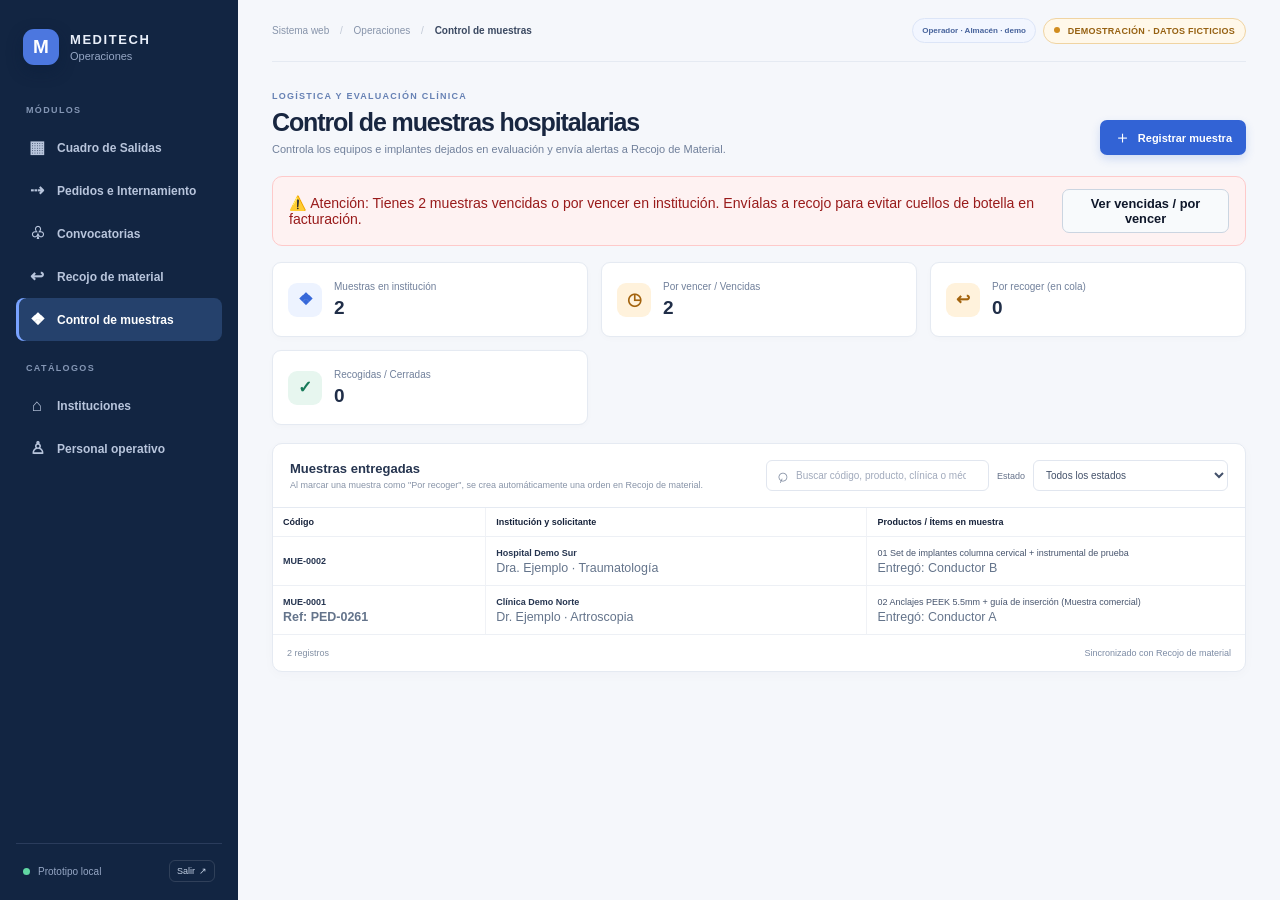
<file: muestras.html>
<!doctype html>
<html lang="es">
  <head>
    <meta charset="utf-8" />
    <meta name="viewport" content="width=device-width, initial-scale=1" />
    <meta name="theme-color" content="#f5f7fb" />
    <title>Control de muestras | Meditech</title>
    <link rel="icon" type="image/svg+xml" href="data:image/svg+xml,<svg xmlns='http://www.w3.org/2000/svg' viewBox='0 0 64 64'><rect width='64' height='64' rx='14' fill='%232563eb'/><text x='50%25' y='52%25' dominant-baseline='middle' text-anchor='middle' fill='white' font-family='Arial,sans-serif' font-weight='bold' font-size='36'>M</text></svg>" />
    <link rel="stylesheet" href="styles.css" />
    <script src="muestras.js" defer></script>
    <style>
      .sample-subline {
        display: block;
        font-size: 0.78rem;
        color: #64748b;
        margin-top: 3px;
      }
      .sample-action {
        padding: 6px 11px;
        border-radius: 7px;
        border: 1px solid #cbd5e1;
        background: #f8fafc;
        color: #0f172a;
        font-size: 0.8rem;
        font-weight: 600;
        cursor: pointer;
      }
      .sample-action:hover {
        background: #e2e8f0;
      }
      .sample-action.pickup-trigger {
        background: #eff6ff;
        border-color: #bfdbfe;
        color: #1d4ed8;
      }
      .sample-action.pickup-trigger:hover {
        background: #dbeafe;
      }
      .sample-file-link {
        display: inline-block;
        font-size: 0.8rem;
        color: #0284c7;
        text-decoration: underline;
      }
      .sample-no-evidence {
        font-size: 0.8rem;
        color: #94a3b8;
      }
      .alert-banner {
        background: #fef2f2;
        border: 1px solid #fecaca;
        color: #991b1b;
        padding: 12px 16px;
        border-radius: 10px;
        margin-bottom: 16px;
        font-size: 0.88rem;
        display: flex;
        align-items: center;
        justify-content: space-between;
        gap: 12px;
      }
      .alert-banner[hidden] {
        display: none;
      }
    </style>
  </head>
  <body>
    <div class="app-shell">
      <aside class="sidebar" aria-label="Navegación del módulo">
        <div class="brand-lockup">
          <div class="brand-mark" aria-hidden="true">M</div>
          <div>
            <strong>MEDITECH</strong>
            <span>Operaciones</span>
          </div>
        </div>
        <div class="sidebar-label">MÓDULOS</div>
        <a class="nav-link" href="index.html">
          <span class="nav-icon" aria-hidden="true">▦</span>
          <span>Cuadro de Salidas</span>
        </a>
        <a class="nav-link" href="salida-internamiento.html">
          <span class="nav-icon" aria-hidden="true">⇢</span>
          <span>Pedidos e Internamiento</span>
        </a>
        <a class="nav-link" href="convocatorias.html">
          <span class="nav-icon" aria-hidden="true">♧</span>
          <span>Convocatorias</span>
        </a>
        <a class="nav-link" href="recojos.html">
          <span class="nav-icon" aria-hidden="true">↩</span>
          <span>Recojo de material</span>
        </a>
        <a class="nav-link active" href="muestras.html" aria-current="page">
          <span class="nav-icon" aria-hidden="true">❖</span>
          <span>Control de muestras</span>
        </a>
        <div class="sidebar-label catalog-label">CATÁLOGOS</div>
        <button class="nav-link nav-button" id="manage-institutions-link" type="button">
          <span class="nav-icon" aria-hidden="true">⌂</span>
          <span>Instituciones</span>
        </button>
        <button class="nav-link nav-button" id="manage-people-link" type="button">
          <span class="nav-icon" aria-hidden="true">♙</span>
          <span>Personal operativo</span>
        </button>
        <div class="sidebar-foot">
          <span class="status-dot"></span>
          <span class="sidebar-foot-label">Prototipo local</span>
          <a class="logout-link" href="login.html" title="Volver al inicio de sesión">Salir <span aria-hidden="true">↗</span></a>
        </div>
      </aside>

      <main class="main-content" id="muestras">
        <header class="topbar">
          <div class="breadcrumb">Sistema web <span>/</span> Operaciones <span>/</span> <strong>Control de muestras</strong></div>
          <div class="role-and-demo">
            <span class="role-badge" id="active-role">Operador · Almacén · demo</span>
            <div class="demo-badge"><span></span> DEMOSTRACIÓN · DATOS FICTICIOS</div>
          </div>
        </header>

        <section class="page-heading">
          <div>
            <p class="eyebrow">LOGÍSTICA Y EVALUACIÓN CLÍNICA</p>
            <h1>Control de muestras hospitalarias</h1>
            <p class="page-description">Controla los equipos e implantes dejados en evaluación y envía alertas a Recojo de Material.</p>
          </div>
          <button class="primary-button" id="new-sample-button" type="button">
            <span aria-hidden="true">＋</span> Registrar muestra
          </button>
        </section>

        <p id="module-feedback" class="institution-feedback" role="status" hidden></p>

        <div id="overdue-alert-banner" class="alert-banner" hidden>
          <span id="overdue-alert-text"></span>
          <button type="button" id="filter-overdue-btn" class="sample-action">Ver vencidas / por vencer</button>
        </div>

        <section class="summary-grid" aria-label="Resumen de muestras">
          <article class="summary-card">
            <div class="summary-icon blue" aria-hidden="true">❖</div>
            <div><span class="summary-label">Muestras en institución</span><strong id="summary-active">0</strong></div>
          </article>
          <article class="summary-card">
            <div class="summary-icon amber" aria-hidden="true">◷</div>
            <div><span class="summary-label">Por vencer / Vencidas</span><strong id="summary-expiring">0</strong></div>
          </article>
          <article class="summary-card">
            <div class="summary-icon amber" aria-hidden="true">↩</div>
            <div><span class="summary-label">Por recoger (en cola)</span><strong id="summary-to-pickup">0</strong></div>
          </article>
          <article class="summary-card">
            <div class="summary-icon green" aria-hidden="true">✓</div>
            <div><span class="summary-label">Recogidas / Cerradas</span><strong id="summary-closed">0</strong></div>
          </article>
        </section>

        <section class="table-card" aria-labelledby="table-title">
          <div class="table-toolbar">
            <div>
              <h2 id="table-title">Muestras entregadas</h2>
              <p>Al marcar una muestra como "Por recoger", se crea automáticamente una orden en Recojo de material.</p>
            </div>
            <div class="table-controls">
              <label class="search-box">
                <span aria-hidden="true">⌕</span>
                <input id="search-input" type="search" placeholder="Buscar código, producto, clínica o médico..." />
              </label>
              <label class="filter-label" for="status-filter">Estado</label>
              <select id="status-filter" aria-label="Filtrar por estado">
                <option value="todos">Todos los estados</option>
                <option value="En evaluación">En evaluación (Institución)</option>
                <option value="Aprobada para CX">Aprobada para CX</option>
                <option value="Por recoger">Por recoger (En cola de recojo)</option>
                <option value="Recogida">Recogida</option>
                <option value="alertas">Alertas (Vencidas o por vencer)</option>
              </select>
            </div>
          </div>

          <div class="table-scroll" tabindex="0">
            <table>
              <thead>
                <tr>
                  <th>Código</th>
                  <th>Institución y solicitante</th>
                  <th>Productos / Ítems en muestra</th>
                  <th>Entrega y límite</th>
                  <th>Permanencia</th>
                  <th>Estado</th>
                  <th>Guía / Evidencia</th>
                  <th>Acción</th>
                </tr>
              </thead>
              <tbody id="samples-body"></tbody>
            </table>
            <div id="empty-state" class="empty-state" hidden>
              <div class="empty-icon" aria-hidden="true">⌕</div>
              <strong>No hay muestras para mostrar</strong>
              <span>Registra una nueva muestra o cambia los filtros de búsqueda.</span>
            </div>
          </div>
          <div class="table-footer">
            <span id="record-count">0 registros</span>
            <span class="scroll-hint">Sincronizado con Recojo de material</span>
          </div>
        </section>
      </main>
    </div>

    <!-- Modal Registrar / Editar Muestra -->
    <dialog id="sample-dialog" class="record-dialog">
      <form id="sample-form" method="dialog">
        <div class="dialog-heading">
          <div>
            <p id="dialog-eyebrow" class="eyebrow">NUEVO REGISTRO</p>
            <h2 id="dialog-title">Registrar entrega de muestra</h2>
          </div>
          <button type="button" id="close-dialog" class="icon-button" aria-label="Cerrar">×</button>
        </div>

        <p id="dialog-feedback" class="institution-feedback" role="status" hidden></p>

        <div class="form-grid">
          <label>Institución (Clínica / Hospital) *
            <select name="institution" id="institution-select" required></select>
          </label>

          <label>Médico / Área solicitante *
            <input type="text" name="doctor" placeholder="Ej. Dr. Ramírez / Traumatología" required />
          </label>

          <label class="wide-field">Productos / Equipos dejados en muestra *
            <textarea name="itemsDescription" rows="2" placeholder="Ej. 01 Caja de tornillos canulados 4.0mm + 02 placas de bloqueo" required></textarea>
          </label>

          <label>Conductor que entregó
            <select name="deliveryDriver" id="driver-select"></select>
          </label>

          <label>Estado actual *
            <select name="status" id="sample-status-select" required>
              <option value="En evaluación">En evaluación (En institución)</option>
              <option value="Aprobada para CX">Aprobada para CX (En trámite de internamiento)</option>
              <option value="Por recoger">Por recoger (Enviar copia a Recojo de Material)</option>
              <option value="Recogida">Recogida (Devuelta a almacén)</option>
            </select>
          </label>

          <label>Fecha de entrega *
            <input type="date" name="deliveryDate" required />
          </label>

          <label>Fecha límite de recojo *
            <input type="date" name="dueDate" required />
          </label>

          <label>Pedido / CX vinculado (opcional)
            <input type="text" name="linkedOrder" placeholder="Ej. PED-0262" />
          </label>

          <label>Guía de remisión / Cargo (PDF o foto)
            <input type="file" id="evidence-upload" accept=".pdf,image/*" />
          </label>

          <div class="wide-field">
            <div id="evidence-list"></div>
            <button type="button" id="remove-evidence-button" class="secondary-button" hidden>Quitar archivo</button>
          </div>

          <label class="wide-field">Observaciones / Seguimiento
            <textarea name="notes" rows="2" placeholder="Notas sobre estado de revisión o coordinación de recojo..."></textarea>
          </label>
        </div>

        <div class="dialog-actions">
          <button type="button" id="cancel-dialog" class="secondary-button">Cancelar</button>
          <button type="submit" id="save-sample" class="primary-button">Guardar muestra</button>
        </div>
      </form>
    </dialog>

    <!-- Modal Catálogo de Instituciones -->
    <dialog id="institutions-dialog" class="record-dialog catalog-dialog">
      <div class="dialog-heading">
        <div>
          <p class="eyebrow">CATÁLOGO SEPARADO</p>
          <h2>Instituciones</h2>
        </div>
        <button class="icon-button" id="close-institutions-button" type="button" aria-label="Cerrar">×</button>
      </div>
      <form id="institution-form" class="institution-form">
        <label>Nombre<input name="institutionName" type="text" placeholder="Clínica, hospital, doctor o casa comercial" required /></label>
        <label>Tipo
          <select name="institutionType">
            <option value="Clínica">Clínica</option>
            <option value="Hospital">Hospital</option>
            <option value="Doctor">Doctor</option>
            <option value="Casa Comercial">Casa Comercial</option>
            <option value="Otra institución">Otra institución</option>
          </select>
        </label>
        <div class="catalog-form-actions">
          <button class="primary-button" id="institution-submit-button" type="submit">Añadir institución</button>
          <button class="secondary-button" id="cancel-institution-edit" type="button" hidden>Cancelar edición</button>
        </div>
      </form>
      <p id="institution-feedback" class="institution-feedback" role="status" hidden></p>
      <div class="institution-list-heading"><strong>Instituciones disponibles</strong><span id="institution-count">0</span></div>
      <ul id="institutions-list" class="institutions-list"></ul>
    </dialog>

    <!-- Modal Catálogo de Personal -->
    <dialog id="people-dialog" class="record-dialog catalog-dialog">
      <div class="dialog-heading">
        <div>
          <p class="eyebrow">CATÁLOGO SEPARADO</p>
          <h2>Personal operativo</h2>
        </div>
        <button class="icon-button" id="close-people-button" type="button" aria-label="Cerrar">×</button>
      </div>
      <div class="people-catalog-grid">
        <section class="catalog-panel" aria-labelledby="instrumentists-title">
          <h3 id="instrumentists-title">Instrumentistas</h3>
          <form id="instrumentist-form" class="catalog-add-form">
            <label>Nombre<input name="personName" type="text" placeholder="Nombre del instrumentista" required /></label>
            <div class="catalog-form-actions">
              <button class="primary-button" id="instrumentist-submit-button" type="submit">Añadir</button>
              <button class="secondary-button" id="cancel-instrumentist-edit" type="button" hidden>Cancelar</button>
            </div>
          </form>
          <p id="instrumentist-feedback" class="institution-feedback" role="status" hidden></p>
          <ul id="instrumentists-list" class="institutions-list"></ul>
        </section>
        <section class="catalog-panel" aria-labelledby="drivers-title">
          <h3 id="drivers-title">Conductores</h3>
          <form id="driver-form" class="catalog-add-form">
            <label>Nombre<input name="personName" type="text" placeholder="Nombre del conductor" required /></label>
            <div class="catalog-form-actions">
              <button class="primary-button" id="driver-submit-button" type="submit">Añadir</button>
              <button class="secondary-button" id="cancel-driver-edit" type="button" hidden>Cancelar</button>
            </div>
          </form>
          <p id="driver-feedback" class="institution-feedback" role="status" hidden></p>
          <ul id="drivers-list" class="institutions-list"></ul>
        </section>
      </div>
    </dialog>
  </body>
</html>
</file>
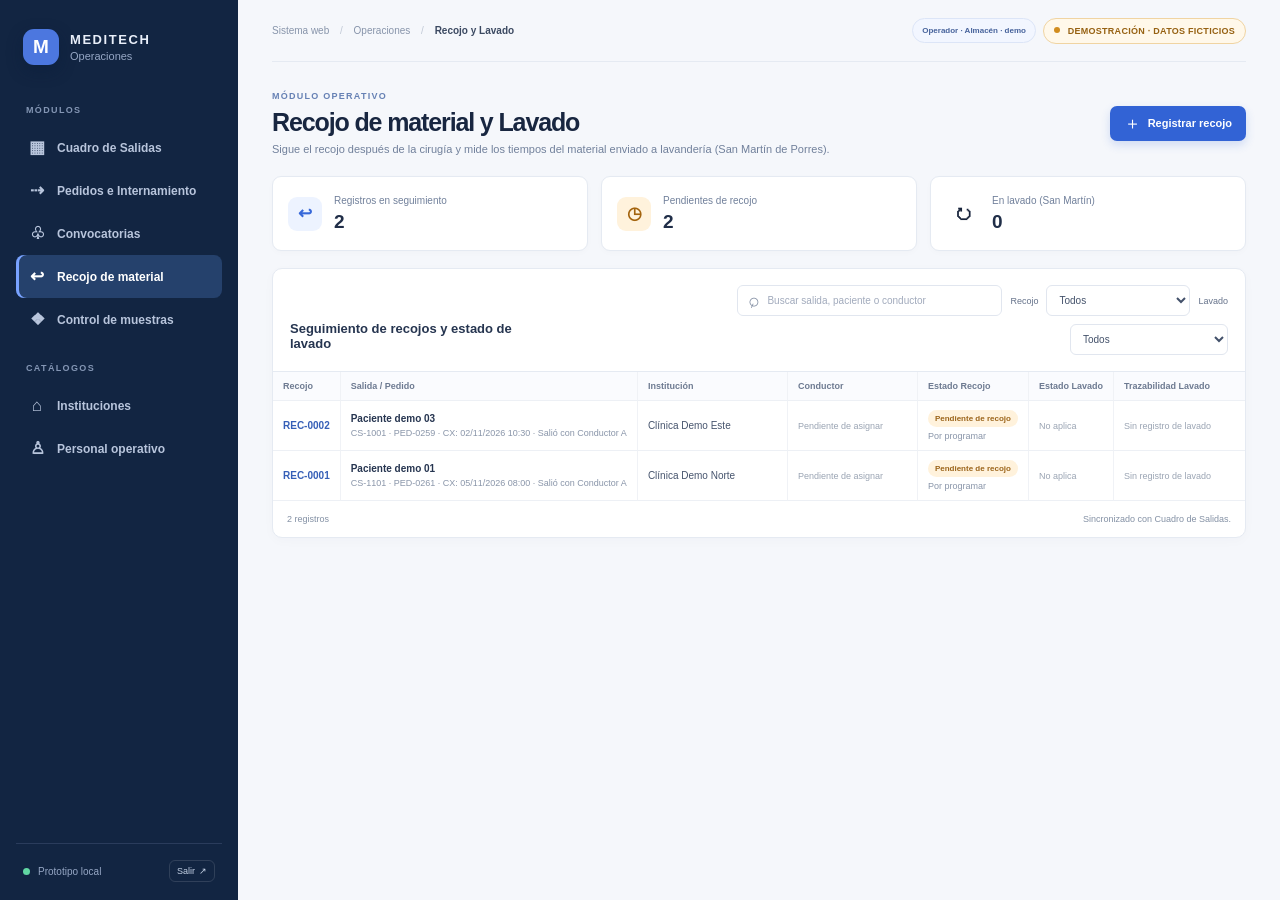
<file: recojos.html>
<!doctype html>
<html lang="es">
  <head>
    <meta charset="utf-8" />
    <meta name="viewport" content="width=device-width, initial-scale=1" />
    <meta name="theme-color" content="#f5f7fb" />
    <title>Recojo de material | Meditech</title>
    <link rel="icon" type="image/svg+xml" href="data:image/svg+xml,<svg xmlns='http://www.w3.org/2000/svg' viewBox='0 0 64 64'><rect width='64' height='64' rx='14' fill='%232563eb'/><text x='50%25' y='52%25' dominant-baseline='middle' text-anchor='middle' fill='white' font-family='Arial,sans-serif' font-weight='bold' font-size='36'>M</text></svg>" />
    <link rel="stylesheet" href="styles.css" />
    <link rel="stylesheet" href="recojos.css" />
    <script src="recojos.js" defer></script>
  </head>
  <body>
    <div class="app-shell">
      <aside class="sidebar" aria-label="Navegación del módulo">
        <div class="brand-lockup"><div class="brand-mark" aria-hidden="true">M</div><div><strong>MEDITECH</strong><span>Operaciones</span></div></div>
        <div class="sidebar-label">MÓDULOS</div>
        <a class="nav-link" href="index.html"><span class="nav-icon" aria-hidden="true">▦</span><span>Cuadro de Salidas</span></a>
        <a class="nav-link" href="salida-internamiento.html"><span class="nav-icon" aria-hidden="true">⇢</span><span>Pedidos e Internamiento</span></a>
        <a class="nav-link" href="convocatorias.html"><span class="nav-icon" aria-hidden="true">♧</span><span>Convocatorias</span></a>
        <a class="nav-link active" href="recojos.html" aria-current="page"><span class="nav-icon" aria-hidden="true">↩</span><span>Recojo de material</span></a>
        <a class="nav-link" href="muestras.html"><span class="nav-icon" aria-hidden="true">❖</span><span>Control de muestras</span></a>
        <div class="sidebar-label catalog-label">CATÁLOGOS</div>
        <button class="nav-link nav-button" id="manage-institutions-link" type="button">
          <span class="nav-icon" aria-hidden="true">⌂</span>
          <span>Instituciones</span>
        </button>
        <button class="nav-link nav-button" id="manage-people-link" type="button">
          <span class="nav-icon" aria-hidden="true">♙</span>
          <span>Personal operativo</span>
        </button>
        <div class="sidebar-foot"><span class="status-dot"></span><span class="sidebar-foot-label">Prototipo local</span><a class="logout-link" href="login.html" title="Volver al inicio de sesión">Salir <span aria-hidden="true">↗</span></a></div>
      </aside>

      <main class="main-content pickup-main">
        <header class="topbar">
          <div class="breadcrumb">Sistema web <span>/</span> Operaciones <span>/</span> <strong>Recojo y Lavado</strong></div>
          <div class="role-and-demo"><span class="role-badge" id="active-role">Operador · demo</span><div class="demo-badge"><span></span> DEMOSTRACIÓN · DATOS FICTICIOS</div></div>
        </header>

        <section class="page-heading">
          <div>
            <p class="eyebrow">MÓDULO OPERATIVO</p>
            <h1>Recojo de material y Lavado</h1>
            <p class="page-description">Sigue el recojo después de la cirugía y mide los tiempos del material enviado a lavandería (San Martín de Porres).</p>
          </div>
          <button class="primary-button" id="new-pickup-button" type="button"><span aria-hidden="true">＋</span> Registrar recojo</button>
        </section>

        <section class="summary-grid" aria-label="Resumen de recojos">
          <article class="summary-card"><span class="summary-icon blue">↩</span><div><span class="summary-label">Registros en seguimiento</span><strong id="summary-total">0</strong></div></article>
          <article class="summary-card"><span class="summary-icon amber">◷</span><div><span class="summary-label">Pendientes de recojo</span><strong id="summary-pending">0</strong></div></article>
          <article class="summary-card"><span class="summary-icon purple">⭮</span><div><span class="summary-label">En lavado (San Martín)</span><strong id="summary-washing">0</strong></div></article>
        </section>

        <section class="table-card">
          <div class="table-toolbar">
            <div><h2>Seguimiento de recojos y estado de lavado</h2></div>
            <div class="table-controls">
              <label class="search-box"><span aria-hidden="true">⌕</span><input id="search-input" type="search" placeholder="Buscar salida, paciente o conductor" /></label>
              
              <label class="filter-label" for="status-filter">Recojo</label>
              <select id="status-filter">
                <option value="todos">Todos</option>
                <option value="Pendiente de recojo">Pendiente de recojo</option>
                <option value="Recogido">Recogido</option>
                <option value="Cancelado">Cancelado</option>
              </select>

              <label class="filter-label" for="washing-filter">Lavado</label>
              <select id="washing-filter">
                <option value="todos">Todos</option>
                <option value="En lavado (San Martín)">En lavado (San Martín)</option>
                <option value="Lavado y listo">Lavado y listo</option>
                <option value="No aplica">No aplica</option>
              </select>
            </div>
          </div>
          <div class="pickup-table-scroll">
            <table class="pickup-table">
              <thead><tr><th>Recojo</th><th>Salida / Pedido</th><th>Institución</th><th>Conductor</th><th>Estado Recojo</th><th>Estado Lavado</th><th>Trazabilidad Lavado</th><th>Evidencia</th><th>Acción</th></tr></thead>
              <tbody id="pickups-body"></tbody>
            </table>
            <div class="pickup-empty" id="empty-state" hidden><span>↩</span><strong>No hay recojos que coincidan.</strong><small>Cuando una salida pase su hora de cirugía aparecerá aquí automáticamente.</small></div>
          </div>
          <footer class="table-footer"><span id="record-count">0 registros</span><span>Sincronizado con Cuadro de Salidas.</span></footer>
        </section>
      </main>
    </div>

    <dialog id="pickup-dialog" class="record-dialog pickup-dialog">
      <form id="pickup-form">
        <div class="dialog-heading">
          <div><p class="eyebrow" id="dialog-eyebrow">NUEVO REGISTRO</p><h2 id="dialog-title">Registrar recojo y lavado</h2></div>
          <button class="icon-button" id="close-dialog" type="button" aria-label="Cerrar">×</button>
        </div>
        <p class="dialog-note">Actualiza el recojo y registra las fechas de envío y retorno de San Martín de Porres.</p>
        <div class="pickup-form-grid">
          <label class="form-wide">Salida relacionada <select name="orderId" id="linked-order"><option value="">Seleccionar salida</option></select></label>
          <label>Paciente<input name="patient" type="text" placeholder="Nombre del paciente" /></label>
          <label>Clínica / hospital<input name="institution" type="text" placeholder="Institución" /></label>
          <label>Conductor que recoge<select name="driver" id="driver-select"><option value="">Seleccionar conductor</option></select></label>
          
          <label>Estado del recojo
            <select name="status">
              <option value="Pendiente de recojo">Pendiente de recojo</option>
              <option value="Recogido">Recogido</option>
              <option value="Cancelado">Cancelado</option>
            </select>
          </label>
          
          <label>Estado de lavado
            <select name="washingStatus" id="washing-select">
              <option value="No aplica">No aplica / Pendiente</option>
              <option value="En lavado (San Martín)">En lavado (San Martín)</option>
              <option value="Lavado y listo">Lavado y listo (Pueblo Libre)</option>
            </select>
          </label>

          <label>Fecha de recojo<input name="pickupDate" type="date" /></label>
          <label>Hora de recojo<input name="pickupTime" type="time" /></label>

          <label>Fecha envío a lavar (SMP)<input name="sentToWashDate" type="date" /></label>
          <label>Fecha retorno (Listo en PL)<input name="returnedFromWashDate" type="date" /></label>

          <label class="form-wide">Observaciones<textarea name="notes" maxlength="500" placeholder="Novedad al recoger o enviar a lavar"></textarea></label>
        </div>
        <section class="pickup-evidence-section" aria-labelledby="pickup-evidence-title">
          <div><strong id="pickup-evidence-title">Evidencia del recojo</strong><p>Adjunta fotos de la entrega o la guía firmada. PDF, JPG o PNG.</p></div>
          <label class="pickup-upload-button" for="evidence-upload"><span>＋ Adjuntar archivos</span><input id="evidence-upload" type="file" accept="application/pdf,image/png,image/jpeg" multiple /></label>
          <div class="pickup-evidence-list" id="evidence-list"></div>
          <button class="remove-evidence-button" id="remove-evidence-button" type="button" hidden>Quitar evidencias</button>
        </section>
        <p class="dialog-feedback" id="dialog-feedback" role="status" hidden></p>
        <div class="dialog-actions"><button class="secondary-button" id="cancel-dialog" type="button">Cancelar</button><button class="primary-button" id="save-pickup" type="submit">Guardar</button></div>
      </form>
    </dialog>

    <dialog id="institutions-dialog" class="record-dialog catalog-dialog">
      <div class="dialog-heading">
        <div>
          <p class="eyebrow">CATÁLOGO SEPARADO</p>
          <h2>Instituciones</h2>
        </div>
        <button class="icon-button" id="close-institutions-button" type="button" aria-label="Cerrar">×</button>
      </div>
      <p class="dialog-note">Administra la lista que aparecerá en los desplegables del sistema.</p>
      <form id="institution-form" class="institution-form">
        <label>Nombre<input name="institutionName" type="text" placeholder="Clínica, hospital, doctor o casa comercial" required /></label>
        <label>Tipo
          <select name="institutionType">
            <option value="Clínica">Clínica</option>
            <option value="Hospital">Hospital</option>
            <option value="Doctor">Doctor</option>
            <option value="Casa Comercial">Casa Comercial</option>
            <option value="Otra institución">Otra institución</option>
          </select>
        </label>
        <div class="catalog-form-actions">
          <button class="primary-button" id="institution-submit-button" type="submit">Añadir institución</button>
          <button class="secondary-button" id="cancel-institution-edit" type="button" hidden>Cancelar edición</button>
        </div>
      </form>
      <p id="institution-feedback" class="institution-feedback" role="status" hidden></p>
      <div class="institution-list-heading"><strong>Instituciones disponibles</strong><span id="institution-count">0</span></div>
      <ul id="institutions-list" class="institutions-list"></ul>
    </dialog>

    <dialog id="people-dialog" class="record-dialog catalog-dialog">
      <div class="dialog-heading">
        <div>
          <p class="eyebrow">CATÁLOGO SEPARADO</p>
          <h2>Personal operativo</h2>
        </div>
        <button class="icon-button" id="close-people-button" type="button" aria-label="Cerrar">×</button>
      </div>
      <p class="dialog-note">Añade personas para que aparezcan en los desplegables del sistema.</p>
      <div class="people-catalog-grid">
        <section class="catalog-panel" aria-labelledby="instrumentists-title">
          <h3 id="instrumentists-title">Instrumentistas</h3>
          <form id="instrumentist-form" class="catalog-add-form">
            <label>Nombre<input name="personName" type="text" placeholder="Nombre del instrumentista" required /></label>
            <div class="catalog-form-actions">
              <button class="primary-button" id="instrumentist-submit-button" type="submit">Añadir</button>
              <button class="secondary-button" id="cancel-instrumentist-edit" type="button" hidden>Cancelar</button>
            </div>
          </form>
          <p id="instrumentist-feedback" class="institution-feedback" role="status" hidden></p>
          <ul id="instrumentists-list" class="institutions-list"></ul>
        </section>
        <section class="catalog-panel" aria-labelledby="drivers-title">
          <h3 id="drivers-title">Conductores</h3>
          <form id="driver-form" class="catalog-add-form">
            <label>Nombre<input name="personName" type="text" placeholder="Nombre del conductor" required /></label>
            <div class="catalog-form-actions">
              <button class="primary-button" id="driver-submit-button" type="submit">Añadir</button>
              <button class="secondary-button" id="cancel-driver-edit" type="button" hidden>Cancelar</button>
            </div>
          </form>
          <p id="driver-feedback" class="institution-feedback" role="status" hidden></p>
          <ul id="drivers-list" class="institutions-list"></ul>
        </section>
      </div>
    </dialog>
  </body>
</html>
</file>
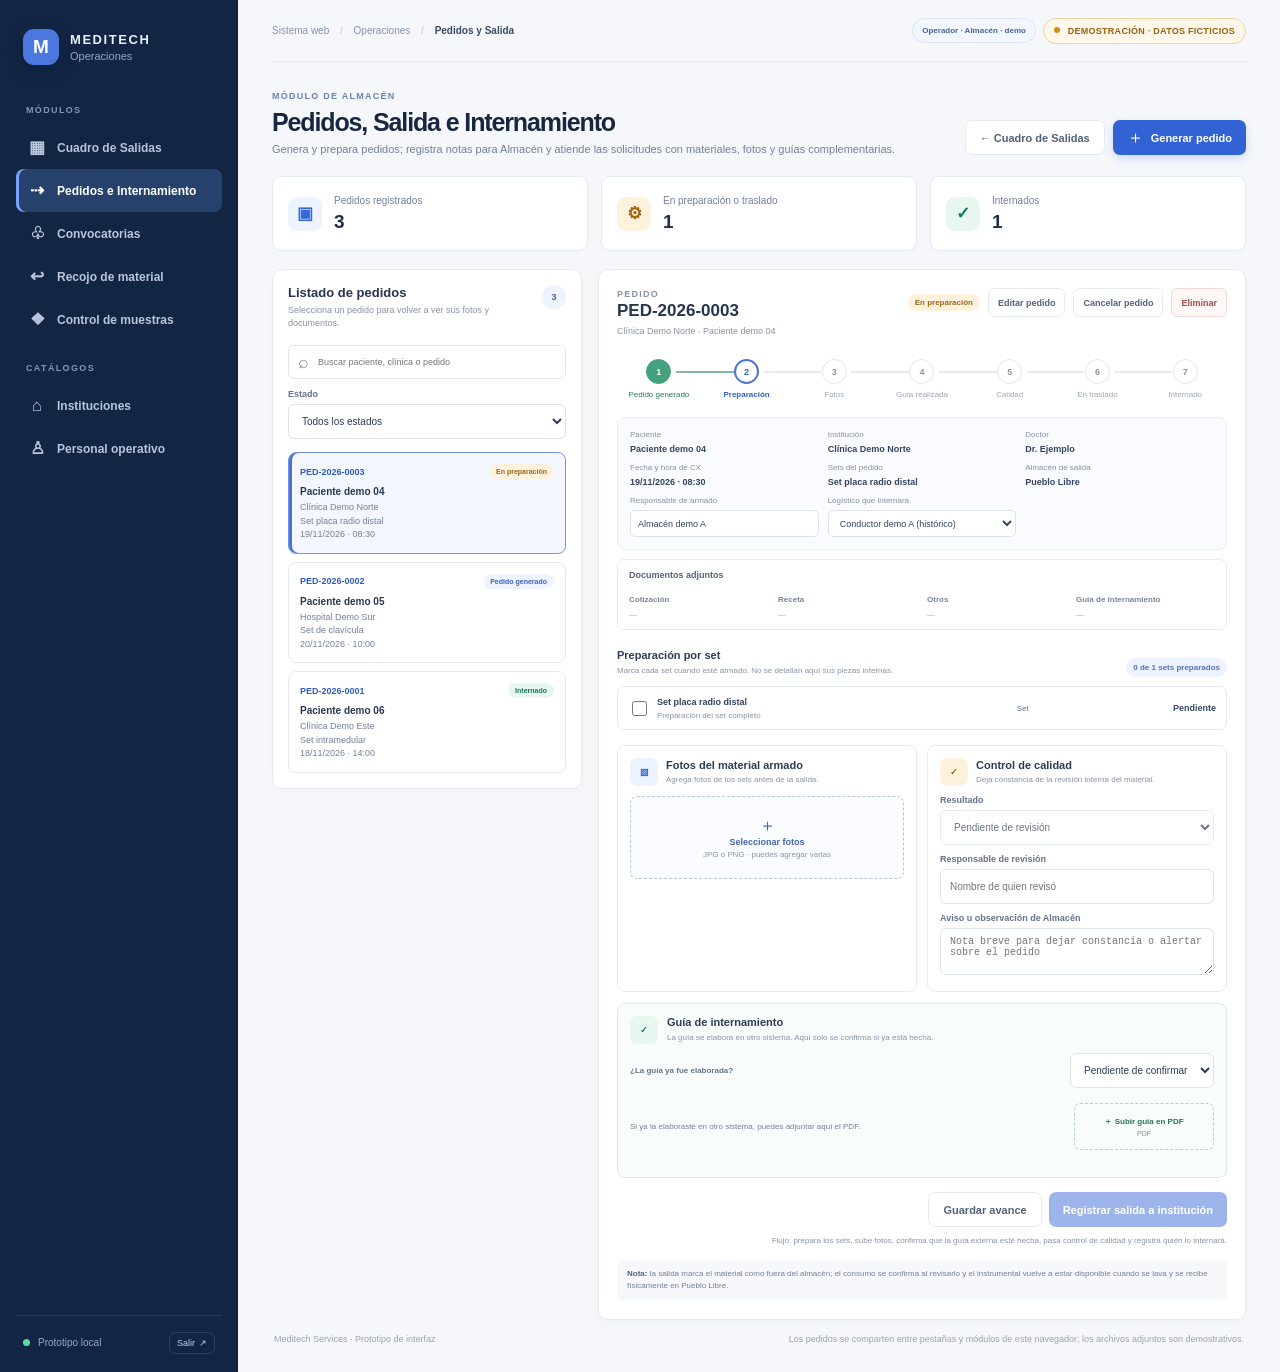
<file: salida-internamiento.html>
<!doctype html>
<html lang="es">
  <head>
    <meta charset="utf-8" />
    <meta name="viewport" content="width=device-width, initial-scale=1" />
    <meta name="theme-color" content="#f5f7fb" />
    <title>Pedidos, Salida e Internamiento | Meditech</title>
    <link rel="icon" type="image/svg+xml" href="data:image/svg+xml,<svg xmlns='http://www.w3.org/2000/svg' viewBox='0 0 64 64'><rect width='64' height='64' rx='14' fill='%232563eb'/><text x='50%25' y='52%25' dominant-baseline='middle' text-anchor='middle' fill='white' font-family='Arial,sans-serif' font-weight='bold' font-size='36'>M</text></svg>" />
    <link rel="stylesheet" href="styles.css" />
    <link rel="stylesheet" href="salida-internamiento.css" />
    <script src="salida-internamiento.js" defer></script>
  </head>
  <body>
    <div class="app-shell">
      <aside class="sidebar" aria-label="Navegación del módulo">
        <div class="brand-lockup">
          <div class="brand-mark" aria-hidden="true">M</div>
          <div><strong>MEDITECH</strong><span>Operaciones</span></div>
        </div>
        <div class="sidebar-label">MÓDULOS</div>
        <a class="nav-link" href="index.html">
          <span class="nav-icon" aria-hidden="true">▦</span><span>Cuadro de Salidas</span>
        </a>
        <a class="nav-link active" href="salida-internamiento.html" aria-current="page">
          <span class="nav-icon" aria-hidden="true">⇢</span><span>Pedidos e Internamiento</span>
        </a>
        <a class="nav-link" href="convocatorias.html">
          <span class="nav-icon" aria-hidden="true">♧</span><span>Convocatorias</span>
        </a>
        <a class="nav-link" href="recojos.html">
          <span class="nav-icon" aria-hidden="true">↩</span><span>Recojo de material</span>
        </a>
        <a class="nav-link" href="muestras.html">
          <span class="nav-icon" aria-hidden="true">❖</span>
          <span>Control de muestras</span>
        </a>
        <div class="sidebar-label catalog-label">CATÁLOGOS</div>
        <button class="nav-link nav-button" id="open-institutions-catalog" type="button"><span class="nav-icon" aria-hidden="true">⌂</span><span>Instituciones</span></button>
        <button class="nav-link nav-button" id="open-people-catalog" type="button"><span class="nav-icon" aria-hidden="true">♙</span><span>Personal operativo</span></button>
        <div class="sidebar-foot"><span class="status-dot"></span><span class="sidebar-foot-label">Prototipo local</span><a class="logout-link" href="login.html" title="Volver al inicio de sesión">Salir <span aria-hidden="true">↗</span></a></div>
      </aside>

      <main class="main-content internamiento-main">
        <header class="topbar">
          <div class="breadcrumb">Sistema web <span>/</span> Operaciones <span>/</span> <strong>Pedidos y Salida</strong></div>
          <div class="role-and-demo"><span class="role-badge" id="active-role">Operador · demo</span><div class="demo-badge"><span></span> DEMOSTRACIÓN · DATOS FICTICIOS</div></div>
        </header>

        <section class="page-heading">
          <div>
            <p class="eyebrow">MÓDULO DE ALMACÉN</p>
            <h1>Pedidos, Salida e Internamiento</h1>
            <p class="page-description">Genera el pedido y sigue su preparación, evidencias y control antes de enviarlo a la institución.</p>
          </div>
          <div class="heading-actions">
            <a class="secondary-button module-back" href="index.html">← Cuadro de Salidas</a>
            <button class="primary-button" id="create-order-button" type="button"><span aria-hidden="true">＋</span> Generar pedido</button>
          </div>
        </section>

        <section class="summary-grid" aria-label="Resumen de pedidos">
          <article class="summary-card"><div class="summary-icon blue" aria-hidden="true">▣</div><div><span class="summary-label">Pedidos registrados</span><strong id="count-orders">3</strong></div></article>
          <article class="summary-card"><div class="summary-icon amber" aria-hidden="true">⚙</div><div><span class="summary-label">En preparación o traslado</span><strong id="count-in-process">1</strong></div></article>
          <article class="summary-card"><div class="summary-icon green" aria-hidden="true">✓</div><div><span class="summary-label">Internados</span><strong id="count-interned">1</strong></div></article>
        </section>

        <section class="workflow-layout" aria-label="Pedidos y detalle de internamiento">
          <aside class="queue-card">
            <div class="queue-heading">
              <div><h2>Listado de pedidos</h2><p>Selecciona un pedido para volver a ver sus fotos y documentos.</p></div>
              <span class="queue-count" id="queue-count">3</span>
            </div>
            <label class="queue-search" for="order-search"><span aria-hidden="true">⌕</span><input id="order-search" type="search" placeholder="Buscar paciente, clínica o pedido" /></label>
            <label class="queue-filter-label" for="status-filter">Estado</label>
            <select class="queue-filter" id="status-filter">
              <option value="todos">Todos los estados</option>
              <option value="approved">Pedido generado</option>
              <option value="preparation">En preparación</option>
              <option value="inTransit">En traslado</option>
              <option value="interned">Internado</option>
              <option value="cancelled">Cancelado</option>
            </select>
            <div class="order-list" id="order-list" aria-live="polite"></div>
          </aside>

          <section class="detail-card" aria-live="polite">
            <div class="detail-heading">
              <div>
                <p class="eyebrow">PEDIDO</p>
                <h2 id="detail-order-id">PED-2026-0003</h2>
                <p id="detail-subtitle">Clínica Demo Norte · Paciente demo 04</p>
              </div>
              <div class="detail-heading-actions">
                <span class="status-pill amber" id="detail-status">En preparación</span>
                <button class="secondary-button edit-order-button" id="request-amendment-button" type="button" hidden>Agregar nota</button>
                <button class="secondary-button edit-order-button" id="edit-order-button" type="button">Editar pedido</button>
                <button class="secondary-button edit-order-button" id="cancel-selected-order" type="button">Cancelar pedido</button>
                <button class="danger-button" id="delete-selected-order" type="button">Eliminar</button>
              </div>
            </div>

            <div class="workflow-steps" aria-label="Etapas del proceso">
              <div class="workflow-step current"><span>1</span><small>Pedido generado</small></div>
              <div class="workflow-step"><span>2</span><small>Preparación</small></div>
              <div class="workflow-step"><span>3</span><small>Fotos</small></div>
              <div class="workflow-step"><span>4</span><small>Guía realizada</small></div>
              <div class="workflow-step"><span>5</span><small>Calidad</small></div>
              <div class="workflow-step"><span>6</span><small>En traslado</small></div>
              <div class="workflow-step"><span>7</span><small>Internado</small></div>
            </div>

            <div class="order-facts">
              <div><span>Paciente</span><strong id="detail-patient">Paciente demo 04</strong></div>
              <div><span>Institución</span><strong id="detail-institution">Clínica Demo Norte</strong></div>
              <div><span>Doctor</span><strong id="detail-doctor">Dr. Ejemplo</strong></div>
              <div><span>Fecha y hora de CX</span><strong id="detail-surgery">19/11/2026 · 08:30</strong></div>
              <div class="detail-set-field"><span>Sets del pedido</span><div id="detail-sets"></div></div>
              <div><span>Almacén de salida</span><strong>Pueblo Libre</strong></div>
              <div><span>Responsable de armado</span><input id="assembly-owner" type="text" value="Almacén demo A" aria-label="Responsable de armado" /></div>
              <div><span>Logístico que internará</span><select id="logistics-owner" aria-label="Logístico que internará"><option value="">Seleccionar responsable</option><option>Conductor demo A</option><option>Logística demo B</option><option>Logística demo C</option></select></div>
            </div>
            <div class="order-note-block" id="detail-order-notes-wrap" hidden><strong>Observaciones del pedido</strong><span id="detail-order-notes"></span></div>
            <section class="amendments-panel" id="amendments-panel" hidden aria-labelledby="amendments-title">
              <div class="section-title-row">
                <div><h3 id="amendments-title">Notas para Almacén</h3><p>Administración u Operaciones pueden dejar una nota breve. Almacén registra y marca los materiales agregados sin modificar el internamiento original.</p></div>
              </div>
              <div class="amendment-list" id="amendment-list"></div>
            </section>
            <section class="order-documents-detail" aria-labelledby="documents-detail-title">
              <h3 id="documents-detail-title">Documentos adjuntos</h3>
              <div class="order-document-columns">
                <div><strong>Cotización</strong><ul id="detail-quotation-docs"></ul></div>
                <div><strong>Receta</strong><ul id="detail-prescription-docs"></ul></div>
                <div><strong>Otros</strong><ul id="detail-other-docs"></ul></div>
                <div><strong>Guía de internamiento</strong><ul id="detail-guide-docs"></ul></div>
              </div>
            </section>

            <section class="work-section" aria-labelledby="materials-title">
              <div class="section-title-row">
                <div><h3 id="materials-title">Preparación por set</h3><p>Marca cada set cuando esté armado. No se detallan aquí sus piezas internas.</p></div>
                <span class="line-count" id="line-count">0 de 0 preparados</span>
              </div>
              <div class="material-list" id="material-list"></div>
            </section>

            <div class="evidence-grid">
              <section class="evidence-card" aria-labelledby="photos-title">
                <div class="evidence-card-heading"><span class="evidence-icon blue">▧</span><div><h3 id="photos-title">Fotos del material armado</h3><p>Agrega fotos de los sets antes de la salida.</p></div></div>
                <label class="upload-zone" for="photo-input"><span class="upload-symbol">＋</span><strong>Seleccionar fotos</strong><small>JPG o PNG · puedes agregar varias</small><input id="photo-input" type="file" accept="image/png,image/jpeg" multiple /></label>
                <div class="file-list" id="photo-list"></div>
              </section>

              <section class="evidence-card quality-card" aria-labelledby="quality-title">
                <div class="evidence-card-heading"><span class="evidence-icon amber">✓</span><div><h3 id="quality-title">Control de calidad</h3><p>Deja constancia de la revisión interna del material.</p></div></div>
                <label class="field-label" for="quality-status">Resultado</label>
                <select id="quality-status" class="wide-input">
                  <option value="Pendiente">Pendiente de revisión</option>
                  <option value="Aprobado">Aprobado</option>
                </select>
                <label class="field-label" for="quality-owner">Responsable de revisión</label>
                <input class="wide-input" id="quality-owner" type="text" placeholder="Nombre de quien revisó" />
                <label class="field-label" for="quality-notes">Aviso u observación de Almacén</label>
                <textarea class="wide-input quality-notes" id="quality-notes" placeholder="Nota breve para dejar constancia o alertar sobre el pedido"></textarea>
              </section>
            </div>

            <section class="guide-section" id="guide-section" aria-labelledby="guide-title">
              <div class="guide-copy">
                <span class="evidence-icon green">✓</span>
                <div><h3 id="guide-title">Guía de internamiento</h3><p>La guía se elabora en otro sistema. Aquí solo se confirma si ya está hecha.</p></div>
              </div>
              <label class="guide-status-label" for="guide-created">¿La guía ya fue elaborada?</label>
              <select id="guide-created" class="wide-input guide-status-select">
                <option value="Pendiente">Pendiente de confirmar</option>
                <option value="Sí">Sí, ya está hecha</option>
                <option value="No">No, falta elaborarla</option>
              </select>
              <div class="created-guide-upload" id="created-guide-upload">
                <p>Si ya la elaboraste en otro sistema, puedes adjuntar aquí el PDF.</p>
                <label class="guide-upload" for="guide-pdf-input"><span>＋ Subir guía en PDF</span><small>PDF</small><input id="guide-pdf-input" type="file" accept="application/pdf,.pdf" /></label>
                <div class="file-list" id="created-guide-preview"></div>
              </div>
              <div class="signed-guide-upload" id="signed-guide-upload" hidden>
                <p>Después de la entrega, adjunta la foto o el PDF de la guía firmada por la institución.</p>
                <label class="guide-upload" for="guide-input"><span>＋ Adjuntar guía firmada</span><small>PDF, JPG o PNG</small><input id="guide-input" type="file" accept="application/pdf,image/png,image/jpeg" /></label>
                <div class="file-list guide-file-list" id="signed-guide-file-list"></div>
              </div>
            </section>

            <div class="workflow-feedback" id="workflow-feedback" role="status" hidden></div>
            <div class="workflow-actions">
              <button class="secondary-button" id="save-progress" type="button">Guardar avance</button>
              <button class="secondary-button" id="start-preparation" type="button" hidden>Iniciar preparación</button>
              <button class="primary-button" id="dispatch-order" type="button">Registrar salida a institución</button>
              <button class="primary-button" id="confirm-internment" type="button" hidden>Confirmar internamiento</button>
            </div>
            <p class="action-help" id="action-help">Inicia la preparación para revisar los materiales del pedido.</p>
            <p class="stock-note"><strong>Nota:</strong> la salida marca el material como fuera del almacén; el consumo se confirma al revisarlo y el instrumental vuelve a estar disponible cuando se lava y se recibe físicamente en Pueblo Libre.</p>
          </section>
        </section>

        <footer class="page-footer"><span>Meditech Services · Prototipo de interfaz</span><span>Los pedidos se comparten entre pestañas y módulos de este navegador; los archivos adjuntos son demostrativos.</span></footer>
      </main>
    </div>

    <dialog id="generate-order-dialog" class="record-dialog order-generator">
      <form id="create-order-form">
        <div class="dialog-heading">
          <div><p class="eyebrow" id="order-form-eyebrow">NUEVO PEDIDO</p><h2 id="order-form-title">Generar pedido de material</h2></div>
          <button class="icon-button" id="close-order-dialog" type="button" aria-label="Cerrar">×</button>
        </div>
        <p class="dialog-note">Registra los datos del pedido para que Almacén lo visualice y comience la preparación. Ningún campo es obligatorio; los datos son ficticios en esta demostración.</p>
        <div class="order-form-grid">
          <label>Paciente<input name="patient" type="text" placeholder="Nombre del paciente (opcional)" /></label>
          <label>Clínica / hospital
            <select name="institution">
              <option value="">Seleccionar institución</option>
              <option>Clínica Demo Norte</option>
              <option>Hospital Demo Sur</option>
              <option>Clínica Demo Este</option>
            </select>
          </label>
          <label>Doctor<input name="doctor" type="text" placeholder="Nombre del doctor" /></label>
          <label>Persona que consiguió la venta<input name="personaConsiguio" type="text" placeholder="Nombre de la persona (opcional)" /></label>
          <label>Fecha de cirugía<input name="surgeryDate" type="date" /></label>
          <label>Hora de cirugía<input name="surgeryTime" type="time" /></label>
        </div>
        <div class="order-lines-heading">
          <div><h3>Sets del pedido</h3><p>Registra los sets que se deben preparar. Los datos son opcionales.</p></div>
          <button class="secondary-button" id="add-order-set" type="button">＋ Añadir set</button>
        </div>
        <div class="order-line-list" id="order-sets-list">
          <div class="order-set-editor">
            <label>Nombre del set<input name="orderSet" type="text" placeholder="Ej.: Set placa radio distal" /></label>
            <button class="remove-order-line" type="button" aria-label="Quitar set" disabled>×</button>
          </div>
        </div>
        <label class="order-observations">Observaciones del pedido<textarea name="orderNotes" placeholder="Indicaciones para el armado del pedido"></textarea></label>
        <section class="order-documents-form" aria-labelledby="order-documents-title">
          <div class="order-lines-heading"><div><h3 id="order-documents-title">Documentos del pedido</h3><p>Todos los archivos son opcionales. Puedes adjuntarlos ahora o después al editar.</p></div></div>
          <div class="doc-upload-grid">
            <div class="doc-upload-card">
              <strong>Cotización</strong><span>PNG, JPG, PDF o Word</span>
              <label class="doc-upload-button" for="quotation-upload">＋ Subir cotización<input id="quotation-upload" type="file" accept="image/png,image/jpeg,application/pdf,.doc,.docx" multiple /></label>
              <div class="doc-preview-list" id="quotation-preview"></div>
            </div>
            <div class="doc-upload-card">
              <strong>Receta</strong><span>PNG, JPG, PDF o Word</span>
              <label class="doc-upload-button" for="prescription-upload">＋ Subir receta<input id="prescription-upload" type="file" accept="image/png,image/jpeg,application/pdf,.doc,.docx" multiple /></label>
              <div class="doc-preview-list" id="prescription-preview"></div>
            </div>
            <div class="doc-upload-card other-doc-card">
              <strong>Otros documentos</strong><span>Archivos complementarios importantes</span>
              <button class="doc-upload-button" id="other-docs-button" type="button">＋ Agregar otros documentos</button>
              <input id="other-docs-upload" class="visually-hidden-file" type="file" accept="image/png,image/jpeg,application/pdf,.doc,.docx" multiple />
              <div class="doc-preview-list" id="other-docs-preview"></div>
            </div>
          </div>
          <div class="existing-documents" id="existing-documents" hidden><strong>Documentos que ya están adjuntos</strong><div id="existing-documents-list"></div><small>Puedes conservarlos o quitarlos antes de guardar.</small></div>
        </section>
        <p class="order-form-feedback" id="order-form-feedback" role="status" hidden></p>
        <div class="dialog-actions">
          <button class="secondary-button" id="cancel-order-button" type="button">Cancelar</button>
          <button class="primary-button" id="save-order-button" type="submit">Generar pedido</button>
        </div>
      </form>
    </dialog>

    <dialog id="amendment-dialog" class="record-dialog amendment-dialog">
      <form id="amendment-form">
        <div class="dialog-heading">
          <div><p class="eyebrow">CAMBIO POSTERIOR AL INTERNAMIENTO</p><h2>Agregar nota para Almacén</h2></div>
          <button class="icon-button" id="close-amendment-dialog" type="button" aria-label="Cerrar">×</button>
        </div>
        <p class="dialog-note">Escribe una indicación breve y quién la solicita. El pedido y su guía firmada se conservarán sin cambios.</p>
        <div class="amendment-form-grid">
          <label>Solicitado por<input name="requestedBy" type="text" placeholder="Nombre de quien lo solicita" required /></label>
          <label class="amendment-wide">Nota breve para Almacén<textarea name="description" maxlength="300" placeholder="Ej.: El doctor solicita agregar dos tornillos de 3.5 × 18 mm." required></textarea></label>
        </div>
        <p class="order-form-feedback" id="amendment-feedback" role="status" hidden></p>
        <div class="dialog-actions">
          <button class="secondary-button" id="cancel-amendment-button" type="button">Cancelar</button>
          <button class="primary-button" type="submit">Guardar cambio</button>
        </div>
      </form>
    </dialog>

    <dialog id="institutions-dialog" class="record-dialog catalog-dialog">
      <div class="dialog-heading"><div><p class="eyebrow">CATÁLOGO SEPARADO</p><h2>Instituciones</h2></div><button class="icon-button" id="close-institutions-button" type="button" aria-label="Cerrar">×</button></div>
      <p class="dialog-note">Añade, edita o retira instituciones del desplegable de pedidos. Los registros previos conservan su nombre.</p>
      <form id="institution-form" class="institution-form">
        <label>Nombre<input name="institutionName" type="text" placeholder="Clínica, hospital, doctor o casa comercial" required /></label>
        <label>Tipo<select name="institutionType"><option>Clínica</option><option>Hospital</option><option>Doctor</option><option>Casa Comercial</option><option>Otra institución</option></select></label>
        <div class="catalog-form-actions"><button class="primary-button" id="institution-submit-button" type="submit">Añadir institución</button><button class="secondary-button" id="cancel-institution-edit" type="button" hidden>Cancelar edición</button></div>
      </form>
      <p id="institution-feedback" class="institution-feedback" role="status" hidden></p>
      <div class="institution-list-heading"><strong>Instituciones disponibles</strong><span id="institution-count">0</span></div><ul id="institutions-list" class="institutions-list"></ul>
    </dialog>

    <dialog id="people-dialog" class="record-dialog catalog-dialog">
      <div class="dialog-heading"><div><p class="eyebrow">CATÁLOGO SEPARADO</p><h2>Personal operativo</h2></div><button class="icon-button" id="close-people-button" type="button" aria-label="Cerrar">×</button></div>
      <p class="dialog-note">Mantén disponibles los instrumentistas y conductores para el registro de operaciones.</p>
      <div class="people-catalog-grid">
        <section class="catalog-panel" aria-labelledby="instrumentists-title"><h3 id="instrumentists-title">Instrumentistas</h3><form id="instrumentist-form" class="catalog-add-form"><label>Nombre<input name="personName" type="text" placeholder="Nombre del instrumentista" required /></label><div class="catalog-form-actions"><button class="primary-button" id="instrumentist-submit-button" type="submit">Añadir</button><button class="secondary-button" id="cancel-instrumentist-edit" type="button" hidden>Cancelar</button></div></form><p id="instrumentist-feedback" class="institution-feedback" role="status" hidden></p><ul id="instrumentists-list" class="institutions-list"></ul></section>
        <section class="catalog-panel" aria-labelledby="drivers-title"><h3 id="drivers-title">Conductores</h3><form id="driver-form" class="catalog-add-form"><label>Nombre<input name="personName" type="text" placeholder="Nombre del conductor" required /></label><div class="catalog-form-actions"><button class="primary-button" id="driver-submit-button" type="submit">Añadir</button><button class="secondary-button" id="cancel-driver-edit" type="button" hidden>Cancelar</button></div></form><p id="driver-feedback" class="institution-feedback" role="status" hidden></p><ul id="drivers-list" class="institutions-list"></ul></section>
      </div>
    </dialog>
  </body>
</html>
</file>
<file: styles.css>
:root {
  color-scheme: light;
  --ink: #17233b;
  --muted: #71809b;
  --line: #e5eaf2;
  --surface: #ffffff;
  --canvas: #f5f7fb;
  --navy: #122542;
  --blue: #3768d9;
  --blue-soft: #edf3ff;
  --green: #177a59;
  --green-soft: #e7f6ef;
  --amber: #a3630d;
  --amber-soft: #fff2dc;
  --red: #bd4c4c;
  font-family: 'DM Sans', 'Segoe UI', sans-serif;
  background: var(--canvas);
  color: var(--ink);
}

* { box-sizing: border-box; }
body [hidden] { display: none !important; }
body { margin: 0; min-width: 320px; background: var(--canvas); }
button, input, select { font: inherit; }
button { cursor: pointer; }

.app-shell { min-height: 100vh; display: grid; grid-template-columns: 238px minmax(0, 1fr); }
.sidebar { background: var(--navy); color: #e9effa; padding: 25px 16px 18px; display: flex; flex-direction: column; }
.brand-lockup { display: flex; align-items: center; gap: 11px; padding: 4px 7px 40px; }
.brand-mark { width: 36px; height: 36px; border-radius: 11px; display: grid; place-items: center; color: #fff; background: #4c77df; font: 800 19px 'Segoe UI', sans-serif; box-shadow: 0 6px 16px #081b3970; }
.brand-lockup strong { display: block; font: 800 13px 'Segoe UI', sans-serif; letter-spacing: .12em; }
.brand-lockup span { display: block; color: #96a7c5; font-size: 11px; margin-top: 3px; }
.sidebar-label { color: #8496b4; font-size: 9px; font-weight: 700; letter-spacing: .15em; padding: 0 10px 11px; }
.nav-link { min-height: 43px; display: flex; align-items: center; gap: 10px; padding: 0 11px; border-radius: 8px; text-decoration: none; color: #b8c5dc; font-size: 12px; font-weight: 600; }
.nav-link.active { background: #25416c; color: #fff; box-shadow: inset 3px 0 #78a2ff; }
.nav-button { width: 100%; border: 0; background: transparent; text-align: left; }
.nav-button:hover { background: #1a3459; color: #fff; }
.catalog-label { margin-top: 22px; }
.nav-icon { font-size: 17px; width: 20px; text-align: center; }
.sidebar-foot { margin-top: auto; border-top: 1px solid #2a3c5c; padding: 16px 7px 0; color: #96a7c5; font-size: 10px; display: flex; gap: 8px; align-items: center; }
.sidebar-foot-label { flex: 1; }
.logout-link { display: inline-flex; align-items: center; gap: 4px; padding: 5px 7px; border: 1px solid #ffffff20; border-radius: 6px; color: #c6d3e7; font-size: 9px; text-decoration: none; transition: .15s ease; }
.logout-link:hover { background: #ffffff10; color: #fff; }
.status-dot { width: 7px; height: 7px; border-radius: 50%; background: #61d7a3; }

.main-content { min-width: 0; padding: 0 34px 20px; }
.topbar { min-height: 62px; border-bottom: 1px solid var(--line); display: flex; justify-content: space-between; align-items: center; gap: 16px; }
.breadcrumb { color: #8794aa; font-size: 10px; }
.breadcrumb span { margin: 0 8px; color: #c0c8d5; }
.breadcrumb strong { color: #3b4961; font-weight: 600; }
.demo-badge { border: 1px solid #f0d4a2; background: #fff8ea; color: #966112; border-radius: 999px; padding: 7px 10px; white-space: nowrap; font-size: 9px; font-weight: 700; letter-spacing: .03em; }
.demo-badge span { display: inline-block; width: 6px; height: 6px; background: #d18c1e; border-radius: 50%; margin-right: 5px; vertical-align: 1px; }
.role-and-demo { display: flex; align-items: center; gap: 7px; }
.role-badge { display: inline-flex; align-items: center; border: 1px solid #dce5f7; border-radius: 99px; padding: 7px 9px; background: #f2f6ff; color: #46629b; font-size: 8px; font-weight: 800; white-space: nowrap; }
.page-heading { display: flex; align-items: flex-end; justify-content: space-between; gap: 20px; padding: 29px 0 21px; }
.eyebrow { color: #6681b4; font-size: 9px; font-weight: 700; letter-spacing: .14em; margin: 0 0 7px; }
h1, h2, p { margin-top: 0; }
h1 { font: 800 25px 'Segoe UI', sans-serif; letter-spacing: -.045em; margin-bottom: 6px; color: #182640; }
.page-description { color: var(--muted); font-size: 11px; margin-bottom: 0; }
.primary-button, .secondary-button { border: 0; border-radius: 7px; min-height: 35px; padding: 0 14px; display: inline-flex; align-items: center; justify-content: center; gap: 7px; font-size: 11px; font-weight: 700; transition: .15s ease; }
.primary-button { background: #3263d5; color: #fff; box-shadow: 0 4px 10px #3263d530; }
.primary-button:hover { background: #2855c2; transform: translateY(-1px); }
.primary-button span { font-size: 17px; font-weight: 400; line-height: 1; }
.secondary-button { color: #52617a; border: 1px solid var(--line); background: #fff; }
.secondary-button:hover { background: #f7f9fc; }

.summary-grid { display: grid; grid-template-columns: repeat(3, minmax(0, 1fr)); gap: 13px; margin-bottom: 18px; }
.summary-grid.warehouse-summary { grid-template-columns: repeat(2, minmax(0, 1fr)); }
.summary-card { background: var(--surface); border: 1px solid var(--line); border-radius: 9px; min-height: 75px; padding: 14px 15px; display: flex; align-items: center; gap: 12px; box-shadow: 0 2px 6px #1a2c4c05; }
.summary-icon { width: 34px; height: 34px; border-radius: 9px; display: grid; place-items: center; font-size: 17px; font-weight: 700; }
.summary-icon.blue { color: var(--blue); background: var(--blue-soft); }
.summary-icon.amber { color: var(--amber); background: var(--amber-soft); }
.summary-icon.green { color: var(--green); background: var(--green-soft); }
.summary-label { display: block; color: var(--muted); font-size: 10px; margin-bottom: 5px; }
.summary-card strong { font: 700 19px 'Segoe UI', sans-serif; color: #202e48; }

.table-card { background: var(--surface); border: 1px solid var(--line); border-radius: 10px; overflow: hidden; box-shadow: 0 3px 12px #1a2c4c06; }
.table-toolbar { padding: 16px 17px; display: flex; justify-content: space-between; align-items: center; gap: 16px; border-bottom: 1px solid var(--line); }
.table-toolbar h2 { font: 700 13px 'Segoe UI', sans-serif; margin: 0 0 4px; color: #263550; }
.table-toolbar p { color: #8894a8; font-size: 9px; margin: 0; }
.table-controls { display: flex; align-items: center; gap: 8px; }
.search-box { height: 31px; width: 223px; border: 1px solid #e1e6ef; border-radius: 6px; display: flex; align-items: center; gap: 7px; padding: 0 9px; color: #7f8ba0; }
.search-box span { font-size: 19px; line-height: 1; transform: rotate(-20deg); }
.search-box input { width: 100%; border: 0; outline: 0; color: var(--ink); font-size: 10px; background: transparent; }
.search-box input::placeholder { color: #a1aabc; }
.filter-label { color: #65728a; font-size: 9px; }
.table-controls select { height: 31px; border: 1px solid #e1e6ef; border-radius: 6px; color: #43516a; background: #fff; padding: 0 25px 0 8px; font-size: 10px; }
.month-tabs { display: flex; align-items: center; gap: 3px; overflow-x: auto; padding: 8px 12px 0; border-bottom: 1px solid var(--line); background: #fbfcfe; }
.month-tab { border: 1px solid transparent; border-bottom: 0; border-radius: 6px 6px 0 0; background: transparent; color: #77849a; padding: 8px 12px; white-space: nowrap; font-size: 9px; font-weight: 700; text-transform: capitalize; }
.month-tab:hover { background: #f1f5fc; color: #3f5f9f; }
.month-tab.active { background: #fff; color: #315ebd; border-color: var(--line); box-shadow: 0 2px 0 #fff; }
.table-scroll { width: 100%; overflow: auto; max-height: min(57vh, 570px); position: relative; }
table { border-collapse: separate; border-spacing: 0; min-width: 2700px; width: max-content; font-size: 9px; }
table.warehouse-only { min-width: 1850px; }
th, td { border-bottom: 1px solid #edf0f5; border-right: 1px solid #f0f2f6; padding: 9px 10px; text-align: left; white-space: nowrap; }
thead { position: sticky; top: 0; z-index: 2; }
.group-row th { height: 28px; text-align: center; font-size: 8px; letter-spacing: .1em; position: sticky; top: 0; }
.group-warehouse { background: #edf3ff; color: #4669ae; }
.group-admin { background: #f0edff; color: #6955a8; }
.group-finance { background: #eaf7f1; color: #2d7e5d; }
.group-actions { background: #f1f3f7; color: #59677d; }
thead tr:nth-child(2) th { position: sticky; top: 28px; background: #fafbfe; color: #6d7a91; font-size: 8px; font-weight: 700; z-index: 3; }
tbody td { color: #46546d; background: #fff; }
tbody tr:hover td { background: #f8faff; }
tbody td:first-child { font-weight: 700; color: #365fb7; }
.cell-primary { color: #263550; font-weight: 600; }
.consumption-column { white-space: normal; min-width: 245px; max-width: 370px; line-height: 1.4; }
.consumption-summary { display: block; color: #2b5fb9; font-size: 8px; margin-bottom: 3px; }
.consumption-cell-lines { list-style: none; margin: 0; padding: 0; color: #5c6a80; font-size: 8px; }
.consumption-cell-lines li + li { margin-top: 2px; }
.muted-consumption { color: #9ba5b4; font-style: italic; }
.status-pill { display: inline-flex; align-items: center; border-radius: 99px; padding: 4px 7px; font-size: 8px; font-weight: 700; }
.status-pill.green { color: #197452; background: #e7f6ef; }
.status-pill.amber { color: #9b641a; background: #fff2dc; }
.status-pill.blue { color: #3b63b8; background: #edf3ff; }
.status-pill.red { color: #a84242; background: #fff0f0; }
.row-actions { display: flex; gap: 5px; }
.table-action { border: 1px solid #dce5f7; border-radius: 5px; background: #f1f5ff; color: #315ebd; padding: 5px 7px; font-size: 8px; font-weight: 700; }
.table-action:hover { background: #e4edff; }
.table-action.subtle { background: #fff; border-color: #e2e7ef; color: #5e6c83; }
.table-action.subtle:hover { background: #f5f7fb; }
.empty-state { min-height: 165px; display: flex; flex-direction: column; align-items: center; justify-content: center; color: #8290a6; gap: 5px; font-size: 10px; }
.empty-state[hidden] { display: none; }
.empty-state strong { color: #3b4a64; font-size: 12px; }
.empty-icon { font-size: 26px; opacity: .55; }
.table-footer { min-height: 36px; padding: 0 14px; display: flex; justify-content: space-between; align-items: center; gap: 12px; color: #8390a4; font-size: 9px; }
.scroll-hint { color: #7c8ba4; }
.scroll-hint span { color: var(--blue); font-size: 14px; margin-left: 4px; }
.page-footer { display: flex; justify-content: space-between; gap: 10px; padding: 14px 2px 0; color: #99a3b4; font-size: 9px; }

.record-dialog { width: min(700px, calc(100% - 24px)); max-height: 90vh; overflow-y: auto; border: 1px solid var(--line); border-radius: 12px; padding: 21px; color: var(--ink); box-shadow: 0 18px 60px #17233b35; }
.record-dialog::backdrop { background: #11213a80; backdrop-filter: blur(2px); }
.dialog-heading { display: flex; justify-content: space-between; align-items: flex-start; }
.dialog-heading h2 { font: 800 20px 'Segoe UI', sans-serif; letter-spacing: -.03em; margin: 0; }
.icon-button { border: 0; background: #f1f4f9; color: #65728a; border-radius: 50%; width: 28px; height: 28px; font-size: 20px; line-height: 1; }
.dialog-note { color: #8793a7; font-size: 10px; margin: 12px 0 17px; }
.form-grid { display: grid; grid-template-columns: 1fr 1fr; gap: 12px; }
.form-grid label { display: flex; flex-direction: column; gap: 5px; color: #58657b; font-size: 9px; font-weight: 700; }
.form-grid input, .form-grid select, .form-grid textarea, .field-stack select, .institution-form input, .institution-form select { width: 100%; min-height: 35px; border: 1px solid #dde3ed; border-radius: 6px; outline: 0; padding: 0 9px; color: #2c3b56; font-size: 10px; background: #fff; }
.form-grid textarea { min-height: 70px; resize: vertical; padding: 8px 9px; }
.form-grid input:focus, .form-grid select:focus, .form-grid textarea:focus, .field-stack select:focus, .institution-form input:focus, .institution-form select:focus { border-color: #7395e7; box-shadow: 0 0 0 3px #7395e720; }
.form-grid input::placeholder { color: #a4adbb; }
.form-grid input[type="file"] { min-height: 35px; padding: 6px; color: #68758a; }
.voucher-capture-preview { display: flex; align-items: center; gap: 10px; padding: 9px; border: 1px solid #e4e9f1; border-radius: 7px; background: #f8faff; }
.voucher-capture-thumbnail { width: 76px; height: 58px; object-fit: cover; border: 1px solid #dce3ef; border-radius: 5px; background: #fff; }
.voucher-capture-details { display: flex; flex-direction: column; align-items: flex-start; gap: 5px; min-width: 0; font-size: 10px; }
.voucher-capture-details a { max-width: 100%; overflow: hidden; color: #3263d5; text-overflow: ellipsis; white-space: nowrap; }
.field-stack { display: flex; flex-direction: column; gap: 5px; color: #58657b; font-size: 9px; font-weight: 700; }
.inline-action { align-self: flex-start; padding: 2px 0; border: 0; background: transparent; color: #3263d5; font-size: 9px; font-weight: 700; }
.inline-action:hover { text-decoration: underline; }
.wide-field { grid-column: span 2; }
.consumption-note { margin: 14px 0 0; line-height: 1.5; }
.dialog-actions { display: flex; justify-content: flex-end; gap: 8px; margin-top: 20px; }
.catalog-dialog { width: min(560px, calc(100% - 24px)); }
.institution-form { display: grid; grid-template-columns: minmax(0, 1fr) 155px auto; align-items: end; gap: 9px; }
.institution-form label { display: flex; flex-direction: column; gap: 5px; color: #58657b; font-size: 9px; font-weight: 700; }
.institution-form .primary-button { min-height: 35px; white-space: nowrap; padding: 0 10px; }
.catalog-form-actions { display: flex; align-items: center; gap: 5px; flex-wrap: wrap; }
.catalog-form-actions .primary-button, .catalog-form-actions .secondary-button { min-height: 35px; padding: 0 9px; font-size: 9px; white-space: nowrap; }
.institution-feedback { color: #3263d5; font-size: 9px; margin: 10px 0 0; }
.institution-list-heading { display: flex; justify-content: space-between; align-items: center; margin-top: 21px; color: #53617a; font-size: 10px; }
.institution-list-heading span { background: #edf3ff; color: #4165b2; border-radius: 99px; padding: 3px 8px; font-size: 9px; font-weight: 700; }
.institutions-list { list-style: none; padding: 0; margin: 9px 0 0; border: 1px solid var(--line); border-radius: 8px; overflow: hidden; }
.institutions-list li { min-height: 37px; padding: 7px 10px; display: flex; justify-content: space-between; align-items: center; gap: 12px; color: #384760; font-size: 10px; border-bottom: 1px solid #edf0f5; }
.institutions-list li:last-child { border-bottom: 0; }
.catalog-item-main { display: flex; flex-direction: column; gap: 3px; min-width: 0; }
.catalog-item-main > span:first-child { overflow-wrap: anywhere; }
.institution-type { color: #73819a; font-size: 9px; }
.catalog-row-actions { display: flex; align-items: center; gap: 5px; flex-shrink: 0; }
.catalog-edit, .catalog-delete { border: 1px solid #dfe5ee; border-radius: 5px; padding: 5px 7px; background: #fff; color: #48618b; font-size: 8px; font-weight: 700; }
.catalog-edit:hover { background: #f1f5ff; color: #315ebd; }
.catalog-delete { color: #9c4f4f; border-color: #ecdede; }
.catalog-delete:hover { background: #fff3f3; }
.people-catalog-grid { display: grid; grid-template-columns: 1fr 1fr; gap: 12px; }
.catalog-panel { border: 1px solid var(--line); border-radius: 8px; padding: 11px; min-width: 0; }
.catalog-panel h3 { margin: 0 0 10px; color: #34435d; font: 700 11px 'Segoe UI', sans-serif; }
.catalog-add-form { display: grid; grid-template-columns: minmax(0, 1fr) auto; gap: 7px; align-items: end; }
.catalog-add-form label { display: flex; flex-direction: column; gap: 5px; color: #58657b; font-size: 9px; font-weight: 700; }
.catalog-add-form .primary-button { min-height: 35px; padding: 0 10px; }
.stock-preview { display: grid; grid-template-columns: repeat(3, minmax(0, 1fr)); gap: 7px; margin: 13px 0; }
.stock-mini-card { border: 1px solid var(--line); border-radius: 7px; background: #f8faff; padding: 8px; min-width: 0; }
.stock-mini-card span { display: block; color: #75839a; font-size: 8px; overflow: hidden; text-overflow: ellipsis; }
.stock-mini-card strong { display: block; color: #2b5fb9; font-size: 11px; margin-top: 4px; }
.consumption-line-form { display: grid; grid-template-columns: minmax(0, 1fr) 95px auto; gap: 8px; align-items: end; }
.consumption-line-form label { display: flex; flex-direction: column; gap: 5px; color: #58657b; font-size: 9px; font-weight: 700; min-width: 0; }
.consumption-line-form select, .consumption-line-form input { width: 100%; height: 35px; min-width: 0; border: 1px solid #dde3ed; border-radius: 6px; outline: 0; padding: 0 8px; color: #2c3b56; font-size: 9px; background: #fff; }
.autocomplete-field { position: relative; display: flex; flex-direction: column; gap: 5px; color: #58657b; font-size: 9px; font-weight: 700; min-width: 0; }
.autocomplete-field input { width: 100%; height: 35px; min-width: 0; border: 1px solid #dde3ed; border-radius: 6px; outline: 0; padding: 0 8px; color: #2c3b56; font-size: 9px; background: #fff; }
.autocomplete-field input:focus { border-color: #7395e7; box-shadow: 0 0 0 3px #7395e720; }
.autocomplete-options { position: absolute; z-index: 5; top: calc(100% + 1px); left: 0; right: 0; max-height: 190px; overflow-y: auto; list-style: none; margin: 0; padding: 4px; border: 1px solid #dce3ef; border-radius: 7px; background: #fff; box-shadow: 0 10px 24px #17233b20; }
.autocomplete-options[hidden] { display: none; }
.autocomplete-option { width: 100%; min-height: 38px; border: 0; border-radius: 5px; background: #fff; padding: 6px 7px; display: flex; justify-content: space-between; align-items: center; gap: 8px; text-align: left; color: #40506a; font-size: 9px; }
.autocomplete-option:hover, .autocomplete-option:focus { background: #f1f5ff; outline: 0; }
.autocomplete-option > span:first-child { display: flex; flex-direction: column; gap: 2px; }
.autocomplete-option strong { color: #315ebd; font-size: 8px; }
.autocomplete-option small { flex: 0 0 auto; color: #71809a; font-size: 8px; }
.autocomplete-empty { color: #8490a3; padding: 11px 8px; font-size: 9px; }
.consumption-line-form .primary-button { min-height: 35px; padding: 0 9px; white-space: nowrap; }
.consumption-lines { list-style: none; padding: 0; margin: 9px 0 0; border: 1px solid var(--line); border-radius: 8px; overflow: hidden; }
.consumption-lines:empty { display: none; }
.consumption-lines li { min-height: 39px; padding: 7px 9px; display: grid; grid-template-columns: minmax(0, 1fr) auto auto; gap: 12px; align-items: center; color: #45546d; font-size: 9px; border-bottom: 1px solid #edf0f5; }
.consumption-lines li:last-child { border-bottom: 0; }
.consumption-lines strong { color: #263550; }
.remove-line-button { border: 0; background: transparent; color: #a14e4e; font-size: 8px; font-weight: 700; }
.remove-line-button:hover { text-decoration: underline; }
.stock-preview + .consumption-line-form { margin-top: 5px; }

@media (max-width: 1000px) {
  .app-shell { grid-template-columns: 190px minmax(0, 1fr); }
  .main-content { padding: 0 22px 18px; }
  .table-toolbar { align-items: flex-start; flex-direction: column; }
  .table-controls { width: 100%; }
  .search-box { flex: 1; }
}
@media (max-width: 680px) {
  .app-shell { grid-template-columns: 1fr; }
  .sidebar { min-height: auto; padding: 10px 12px; flex-direction: row; flex-wrap: wrap; align-items: center; justify-content: flex-start; gap: 3px 6px; }
  .brand-lockup { flex: 0 0 100%; padding: 0 0 4px; }
  .sidebar-label, .sidebar-foot { display: none; }
  .nav-link { min-height: 32px; padding: 0 8px; font-size: 10px; }
  .main-content { padding: 0 13px 18px; }
  .topbar { min-height: 48px; }
  .breadcrumb { font-size: 8px; }
  .breadcrumb span { margin: 0 4px; }
  .demo-badge { font-size: 7px; padding: 6px 7px; }
  .role-and-demo { flex-wrap: wrap; justify-content: flex-end; gap: 4px; }
  .role-badge { font-size: 7px; padding: 5px 7px; }
  .page-heading { padding: 22px 0 16px; align-items: flex-start; flex-direction: column; }
  h1 { font-size: 22px; }
  .summary-grid { gap: 7px; }
  .summary-card { min-height: 67px; padding: 9px; gap: 7px; }
  .summary-icon { width: 28px; height: 28px; font-size: 14px; }
  .summary-label { font-size: 8px; }
  .summary-card strong { font-size: 16px; }
  .table-controls { flex-wrap: wrap; }
  .filter-label { margin-left: auto; }
  .month-tabs { padding-left: 5px; padding-right: 5px; }
  .page-footer { flex-direction: column; }
  .scroll-hint { display: none; }
  .form-grid { grid-template-columns: 1fr; }
  .wide-field { grid-column: span 1; }
  .institution-form { grid-template-columns: 1fr; }
  .people-catalog-grid { grid-template-columns: 1fr; }
  .stock-preview { grid-template-columns: 1fr; }
  .consumption-line-form { grid-template-columns: 1fr 90px; }
  .consumption-line-form .primary-button { grid-column: span 2; }
}
/* Ocultar insignia flotante de Netlify */
a[href*="netlify.com"],
div[id*="netlify"],
iframe[src*="netlify"],
[class*="netlify-badge"],
[data-netlify-badge] {
  display: none !important;
  visibility: hidden !important;
  opacity: 0 !important;
  pointer-events: none !important;
}
</file>
<file: convocatorias.css>
.convocation-main { padding-bottom: 26px; }
.convocation-main .page-heading { align-items: center; }
.convocation-main .summary-grid { margin-bottom: 17px; }
.convocation-main .table-card { overflow: hidden; }
.convocation-main .table-toolbar { align-items: flex-end; }
.convocation-main .table-controls { flex-wrap: wrap; justify-content: flex-end; }
.convocation-main .search-box { width: 265px; }
.convocation-table-scroll { width: 100%; overflow-x: auto; }
.convocation-table { min-width: 1050px; width: 100%; font-size: 10px; }
.convocation-table th { position: sticky; top: 0; z-index: 1; background: #fafbfe; color: #6d7a91; font-size: 9px; }
.convocation-table td { vertical-align: middle; }
.convocation-table td:first-child { font-weight: 700; color: #365fb7; }
.convocation-main .cell-primary { display: block; color: #263550; font-size: 10px; }
.convocation-subline { display: block; color: #8995a9; font-size: 9px; margin-top: 4px; }
.convocation-status { white-space: nowrap; }
.consumption-link { color: #315ebd; font-weight: 700; text-decoration: none; }
.consumption-link:hover { text-decoration: underline; }
.consumption-pending { color: #a3630d; font-size: 9px; }
.convocation-action { border: 1px solid #dce5f7; border-radius: 5px; background: #f1f5ff; color: #315ebd; padding: 6px 9px; font-size: 9px; font-weight: 700; }
.convocation-action:hover { background: #e4edff; }
.convocation-action.view { background: #fff; border-color: #e2e7ef; color: #5e6c83; }
.convocation-empty { min-height: 155px; display: flex; flex-direction: column; align-items: center; justify-content: center; color: #8290a6; gap: 7px; font-size: 10px; }
.convocation-empty[hidden] { display: none; }
.convocation-empty > span { color: #92a3c2; font-size: 27px; }
.convocation-empty strong { color: #3b4a64; font-size: 12px; }
.convocation-empty small { color: #8995a9; font-size: 9px; }
.workflow-note { display: flex; gap: 11px; align-items: flex-start; margin-top: 15px; border: 1px solid #dfe8f8; border-radius: 9px; padding: 14px 16px; background: #f4f7fd; }
.workflow-note-icon { flex: 0 0 22px; height: 22px; display: grid; place-items: center; border-radius: 50%; background: #e3ecff; color: #3d67bd; font: 700 12px 'Segoe UI', sans-serif; }
.workflow-note strong { display: block; color: #344562; font-size: 10px; margin: 2px 0 4px; }
.workflow-note p { color: #71809b; font-size: 9px; line-height: 1.55; margin: 0; max-width: 900px; }
.module-feedback { margin: 12px 0 0; border: 1px solid #d8e4fb; border-radius: 7px; padding: 9px 12px; background: #f4f7ff; color: #46629b; font-size: 10px; }
.convocation-dialog { width: min(710px, calc(100vw - 26px)); max-height: min(90vh, 840px); padding: 0; border: 1px solid #e4e9f1; border-radius: 12px; box-shadow: 0 24px 70px #0e1e3a35; }
.convocation-dialog::backdrop { background: #13243d70; backdrop-filter: blur(3px); }
.convocation-dialog form { padding: 22px; }
.convocation-dialog .dialog-heading { display: flex; align-items: flex-start; justify-content: space-between; gap: 18px; margin-bottom: 8px; }
.convocation-dialog .dialog-heading h2 { margin: 0; color: #1c2a44; font: 750 19px 'Segoe UI', sans-serif; letter-spacing: -.03em; }
.convocation-dialog .dialog-note { color: #7c899d; font-size: 10px; line-height: 1.5; margin: 8px 0 16px; }
.convocation-form-grid { display: grid; grid-template-columns: repeat(2, minmax(0, 1fr)); gap: 12px; }
.convocation-form-grid label { display: flex; flex-direction: column; gap: 6px; color: #57657d; font-size: 9px; font-weight: 700; }
.convocation-form-grid .form-wide { grid-column: 1 / -1; }
.no-instrumentist-hint { color: #5372ad; background: #f2f6ff; border-radius: 6px; padding: 9px 10px; font-size: 9px; line-height: 1.45; }
.form-hint { color: #78869d; font-size: 9px; line-height: 1.45; }
.convocation-no-state { color: #8995a9; font-size: 9px; }
.convocation-form-grid input, .convocation-form-grid select, .convocation-form-grid textarea { width: 100%; min-height: 36px; border: 1px solid #dfe5ef; border-radius: 6px; background: #fff; padding: 8px 10px; color: #273650; font-size: 10px; outline: none; }
.convocation-form-grid textarea { min-height: 65px; resize: vertical; }
.convocation-form-grid input:focus, .convocation-form-grid select:focus, .convocation-form-grid textarea:focus { border-color: #7da0ef; box-shadow: 0 0 0 3px #4e7be51c; }
.consumption-upload-section { display: grid; grid-template-columns: minmax(0, 1fr) auto; align-items: center; gap: 10px 14px; margin-top: 17px; border: 1px dashed #cbd7e8; border-radius: 8px; padding: 12px; background: #fbfcfe; }
.consumption-upload-section strong { display: block; color: #364660; font-size: 10px; margin-bottom: 4px; }
.consumption-upload-section p { color: #8591a5; font-size: 9px; line-height: 1.45; margin: 0; }
.consumption-upload-button { cursor: pointer; display: inline-flex; align-items: center; justify-content: center; min-height: 32px; border: 1px solid #dce5f7; border-radius: 6px; padding: 0 10px; color: #315ebd; background: #f1f5ff; font-size: 9px; font-weight: 700; white-space: nowrap; }
.consumption-upload-button input { display: none; }
.consumption-file-preview { grid-column: 1 / -1; display: flex; flex-direction: column; gap: 5px; color: #52617a; font-size: 9px; }
.consumption-file-preview a { color: #315ebd; font-weight: 700; text-decoration: none; }
.consumption-file-preview a:hover { text-decoration: underline; }
.remove-consumption-file { justify-self: start; grid-column: 1 / -1; border: 0; padding: 0; color: #a84242; background: transparent; font-size: 9px; font-weight: 700; }
.dialog-feedback { border-radius: 6px; padding: 9px 10px; margin: 12px 0 0; color: #a84242; background: #fff0f0; font-size: 9px; }
.convocation-dialog .dialog-actions { display: flex; justify-content: flex-end; gap: 8px; margin-top: 17px; }
.convocation-dialog :disabled { cursor: default; opacity: .7; }
@media (max-width: 900px) {
  .convocation-main .table-toolbar { align-items: stretch; flex-direction: column; }
  .convocation-main .table-controls { justify-content: flex-start; }
}
@media (max-width: 680px) {
  .convocation-main { padding: 0 13px 18px; }
  .convocation-main .page-heading { align-items: stretch; flex-direction: column; }
  .convocation-main .heading-actions { align-items: flex-start; }
  .convocation-main .role-and-demo { gap: 4px; }
  .convocation-main .demo-badge { display: none; }
  .convocation-main .search-box { width: min(100%, 300px); }
  .convocation-form-grid { grid-template-columns: 1fr; }
  .convocation-form-grid .form-wide { grid-column: auto; }
  .consumption-upload-section { grid-template-columns: 1fr; }
  .consumption-upload-button { justify-self: start; }
  .convocation-dialog form { padding: 17px; }
}
</file>
<file: login.css>
:root {
  color-scheme: light;
  --navy: #101f38;
  --blue: #3567d5;
  --ink: #1d2b43;
  --muted: #7d8aa0;
  --line: #e5eaf2;
  font-family: 'DM Sans', 'Segoe UI', sans-serif;
  color: var(--ink);
  background: #f7f8fb;
}

* { box-sizing: border-box; }
body { min-width: 320px; min-height: 100vh; margin: 0; }
button, input { font: inherit; }
button, a { -webkit-tap-highlight-color: transparent; }
a { color: inherit; }

.login-shell { min-height: 100vh; display: grid; grid-template-columns: minmax(440px, 1.04fr) minmax(460px, .96fr); }
.brand-panel { position: relative; isolation: isolate; overflow: hidden; display: flex; flex-direction: column; justify-content: space-between; min-height: 100vh; padding: 35px clamp(36px, 6vw, 90px) 26px; color: #fff; background: radial-gradient(ellipse at 83% 18%, #244678 0, transparent 34%), linear-gradient(145deg, #10213c 0%, #132d50 52%, #173b61 100%); }
.brand-panel::before { position: absolute; z-index: -1; right: -210px; bottom: 7%; width: 560px; height: 560px; border: 1px solid #ffffff0e; border-radius: 50%; content: ''; box-shadow: 0 0 0 55px #ffffff06, 0 0 0 110px #ffffff04; }
.brand-panel-glow { position: absolute; z-index: -1; border-radius: 50%; filter: blur(2px); pointer-events: none; }
.glow-one { top: 12%; right: 13%; width: 8px; height: 8px; background: #78a8ff; box-shadow: 0 0 22px 8px #4586fb44; }
.glow-two { right: 6%; bottom: 29%; width: 5px; height: 5px; background: #65d8b0; box-shadow: 0 0 18px 6px #65d8b033; }
.brand-content { width: min(100%, 570px); margin: 0 auto; }
.brand-lockup { display: inline-flex; align-items: center; gap: 12px; color: #fff; text-decoration: none; }
.brand-mark { width: 42px; height: 42px; display: grid; place-items: center; border: 1px solid #ffffff35; border-radius: 13px; background: linear-gradient(145deg, #4f80e9, #3260c1); box-shadow: 0 8px 24px #081a344f; color: white; font: 800 21px 'Segoe UI', sans-serif; }
.brand-name strong { display: block; font: 800 13px 'Segoe UI', sans-serif; letter-spacing: .16em; }
.brand-name small { display: block; margin-top: 4px; color: #9fb1cf; font-size: 8px; font-weight: 700; letter-spacing: .25em; }
.brand-message { margin-top: clamp(52px, 8vh, 90px); }
.brand-kicker, .form-eyebrow { display: inline-flex; align-items: center; gap: 8px; color: #9eb8e8; font-size: 9px; font-weight: 800; letter-spacing: .15em; }
.brand-kicker i, .preview-label i { width: 7px; height: 7px; border-radius: 50%; background: #69d2a3; box-shadow: 0 0 0 4px #69d2a322; }
.brand-message h1 { margin: 17px 0 14px; color: #fff; font: 750 clamp(34px, 4vw, 51px)/1.12 'Segoe UI', sans-serif; letter-spacing: -.05em; }
.brand-message h1 em { color: #85aaff; font-style: normal; }
.brand-message p { max-width: 440px; margin: 0; color: #b2c0d5; font-size: 13px; line-height: 1.8; }
.journey-card { margin-top: clamp(34px, 6vh, 57px); padding: 18px 20px 14px; border: 1px solid #ffffff1b; border-radius: 14px; background: linear-gradient(130deg, #ffffff11, #ffffff08); box-shadow: 0 16px 44px #07172c22; backdrop-filter: blur(10px); }
.journey-heading, .journey-footer { display: flex; align-items: center; justify-content: space-between; gap: 12px; }
.journey-heading { color: #9fb1cc; font-size: 8px; font-weight: 800; letter-spacing: .13em; }
.live-dot { width: 7px; height: 7px; border-radius: 50%; background: #66d3a4; box-shadow: 0 0 0 4px #66d3a41c; }
.journey-line { position: relative; display: grid; gap: 0; margin-top: 15px; }
.journey-line::before { position: absolute; top: 15px; bottom: 27px; left: 14px; width: 1px; background: linear-gradient(#59c49c 0 48%, #7396d4 48%); content: ''; }
.journey-step { position: relative; display: flex; align-items: center; gap: 12px; min-height: 53px; }
.journey-icon { z-index: 1; width: 29px; height: 29px; flex: 0 0 auto; display: grid; place-items: center; border: 1px solid #5abf99; border-radius: 50%; background: #183e55; color: #80e0b8; font-size: 12px; font-weight: 800; }
.journey-step div { display: grid; gap: 4px; }
.journey-step strong { color: #edf3ff; font-size: 10px; font-weight: 700; }
.journey-step small { color: #96a9c5; font-size: 8px; }
.journey-step.current .journey-icon { border-color: #79a2f4; background: #315991; color: #fff; }
.journey-tag { margin-left: auto; padding: 5px 7px; border: 1px solid #91adf34d; border-radius: 99px; background: #4167a433; color: #b8ccff; font-size: 7px; font-weight: 800; letter-spacing: .08em; }
.journey-footer { margin-top: 9px; padding-top: 11px; border-top: 1px solid #ffffff16; color: #91a5c2; font-size: 8px; }
.order-ref { color: #d3def2; font-weight: 700; letter-spacing: .05em; }
.brand-footnote { display: flex; align-items: center; gap: 8px; margin: 19px 0 0; color: #93a7c5; font-size: 9px; }
.shield-icon { display: inline-grid; place-items: center; width: 20px; height: 20px; border: 1px solid #ffffff20; border-radius: 6px; color: #8cb1ff; }
.brand-bottom { display: flex; justify-content: space-between; gap: 15px; max-width: 570px; width: 100%; margin: 35px auto 0; color: #7389aa; font-size: 7px; font-weight: 800; letter-spacing: .12em; }

.form-panel { min-height: 100vh; display: flex; flex-direction: column; justify-content: space-between; padding: 26px clamp(26px, 4.8vw, 68px) 21px; background: linear-gradient(145deg, #fff 0%, #fcfdff 56%, #f7f9fd 100%); }
.form-panel-top { display: flex; align-items: center; justify-content: space-between; gap: 14px; color: #8793a7; font-size: 9px; }
.preview-label { display: inline-flex; align-items: center; gap: 8px; padding: 7px 10px; border: 1px solid #dce9e3; border-radius: 99px; background: #f5fbf8; color: #397a60; font-size: 8px; font-weight: 800; letter-spacing: .06em; white-space: nowrap; }
.preview-label i { width: 6px; height: 6px; box-shadow: none; }
.help-caption { text-align: right; }
.help-caption strong { color: #416dcc; font-weight: 700; }
.password-label-row a:hover { text-decoration: underline; }
.login-card { width: min(100%, 410px); margin: 35px auto; }
.mobile-brand { display: none; align-items: center; gap: 9px; margin-bottom: 32px; color: #21324c; font-size: 11px; letter-spacing: .12em; }
.mobile-brand .brand-mark { width: 33px; height: 33px; border-radius: 10px; font-size: 17px; }
.form-heading { margin-bottom: 28px; }
.form-eyebrow { color: #5272b0; font-size: 8px; }
.form-heading h2 { margin: 12px 0 7px; color: #1c2b44; font: 750 29px/1.2 'Segoe UI', sans-serif; letter-spacing: -.045em; }
.form-heading p { margin: 0; color: #7f8ba0; font-size: 11px; line-height: 1.6; }
.input-label { display: block; margin-bottom: 8px; color: #34435d; font-size: 10px; font-weight: 700; }
.role-label { margin-top: 18px; }
.input-wrap { position: relative; display: flex; align-items: center; height: 47px; border: 1px solid #dfe5ee; border-radius: 8px; background: #fff; transition: border-color .15s, box-shadow .15s; }
.input-wrap:focus-within { border-color: #6c8fdf; box-shadow: 0 0 0 4px #3567d514; }
.input-icon { width: 17px; height: 17px; flex: 0 0 auto; margin-left: 14px; fill: none; stroke: #8d9ab0; stroke-width: 1.6; stroke-linecap: round; stroke-linejoin: round; }
.input-wrap input { width: 100%; height: 100%; min-width: 0; border: 0; outline: 0; padding: 0 12px; border-radius: inherit; background: transparent; color: #24334c; font-size: 11px; }
.input-wrap input::placeholder { color: #a4adbb; }
.role-wrap select { width: 100%; height: 100%; appearance: none; border: 0; outline: 0; padding: 0 35px 0 12px; border-radius: inherit; background: transparent; color: #24334c; font-size: 11px; }
.select-chevron { position: absolute; right: 15px; color: #8190a8; font-size: 17px; pointer-events: none; }
.password-label-row { display: flex; align-items: center; justify-content: space-between; gap: 12px; margin-top: 21px; }
.password-label-row .input-label { margin-bottom: 8px; }
.password-label-row a { margin-bottom: 8px; color: #416dcc; font-size: 9px; font-weight: 700; text-decoration: none; }
.password-toggle { width: 38px; height: 38px; flex: 0 0 auto; display: grid; place-items: center; margin-right: 4px; border: 0; border-radius: 7px; background: transparent; color: #7f8ba0; }
.password-toggle:hover { background: #f3f6fb; color: #3b5f9f; }
.password-toggle svg { width: 18px; height: 18px; fill: none; stroke: currentColor; stroke-width: 1.6; stroke-linecap: round; stroke-linejoin: round; }
.demo-note { display: flex; align-items: flex-start; gap: 9px; margin: 18px 0 14px; padding: 10px 11px; border: 1px solid #e6edf8; border-radius: 7px; background: #f7f9fd; color: #71809b; font-size: 8px; line-height: 1.5; }
.demo-note-icon { width: 15px; height: 15px; flex: 0 0 auto; display: grid; place-items: center; border: 1px solid #a9bad7; border-radius: 50%; color: #5571a4; font: 700 9px Georgia, serif; }
.submit-button { width: 100%; min-height: 47px; display: flex; align-items: center; justify-content: center; gap: 10px; border: 0; border-radius: 8px; background: linear-gradient(100deg, #3566d2, #4779e4); box-shadow: 0 8px 18px #3567d52c; color: #fff; font-size: 11px; font-weight: 800; transition: transform .15s, box-shadow .15s, filter .15s; }
.submit-button:hover { transform: translateY(-1px); box-shadow: 0 11px 21px #3567d539; filter: saturate(1.07); }
.submit-button:active { transform: translateY(0); }
.submit-button svg { width: 16px; height: 16px; fill: none; stroke: currentColor; stroke-width: 1.8; stroke-linecap: round; stroke-linejoin: round; }
.form-message { margin: 10px 0 0; color: #a14e4e; font-size: 9px; line-height: 1.5; }
.login-divider { display: flex; align-items: center; gap: 10px; margin: 29px 0 13px; }
.login-divider span { height: 1px; flex: 1; background: #e9edf3; }
.login-divider small { color: #a0a9b8; font-size: 7px; font-weight: 800; letter-spacing: .13em; white-space: nowrap; }
.login-support { margin: 0; color: #8490a4; font-size: 9px; text-align: center; }
.form-footer { display: flex; align-items: center; justify-content: space-between; gap: 12px; color: #a0a9b7; font-size: 8px; }

@media (max-height: 760px) and (min-width: 901px) {
  .brand-panel { padding-top: 24px; }
  .brand-message { margin-top: 40px; }
  .brand-message h1 { font-size: 40px; }
  .journey-card { margin-top: 27px; }
  .login-card { margin-top: 15px; margin-bottom: 15px; }
}
@media (max-width: 900px) {
  .login-shell { grid-template-columns: minmax(300px, .85fr) minmax(410px, 1.15fr); }
  .brand-panel { padding-right: 30px; padding-left: 30px; }
  .brand-message h1 { font-size: 38px; }
  .journey-card { padding-right: 15px; padding-left: 15px; }
  .form-panel { padding-right: 28px; padding-left: 28px; }
}
@media (max-width: 700px) {
  body { background: #fff; }
  .login-shell { display: block; min-height: 100svh; }
  .brand-panel { display: none; }
  .form-panel { min-height: 100svh; padding: 18px 22px 16px; }
  .form-panel-top { justify-content: flex-end; }
  .help-caption { display: none; }
  .login-card { width: min(100%, 430px); margin: auto; padding: 25px 0; }
  .mobile-brand { display: flex; }
  .form-heading { margin-bottom: 25px; }
  .form-heading h2 { font-size: 27px; }
  .form-footer { width: min(100%, 430px); margin: 0 auto; }
}
@media (max-width: 380px) {
  .form-panel { padding-right: 17px; padding-left: 17px; }
  .login-card { padding-top: 19px; padding-bottom: 19px; }
  .form-heading h2 { font-size: 25px; }
  .password-label-row a { font-size: 8px; }
}
@media (prefers-reduced-motion: reduce) {
  *, *::before, *::after { scroll-behavior: auto !important; transition-duration: .01ms !important; animation-duration: .01ms !important; animation-iteration-count: 1 !important; }
}
</file>
<file: recojos.css>
.pickup-main .page-heading { align-items: center; }
.pickup-main .summary-grid { margin-bottom: 17px; }
.pickup-main .table-toolbar { align-items: flex-end; }
.pickup-main .table-controls { flex-wrap: wrap; justify-content: flex-end; }
.pickup-main .search-box { width: 265px; }
.pickup-table-scroll { width: 100%; overflow-x: auto; }
.pickup-table { min-width: 1160px; width: 100%; font-size: 10px; }
.pickup-table th { position: sticky; top: 0; z-index: 1; background: #fafbfe; color: #6d7a91; font-size: 9px; }
.pickup-table td { vertical-align: middle; }
.pickup-table td:first-child { font-weight: 700; color: #365fb7; }
.pickup-main .cell-primary { display: block; color: #263550; font-size: 10px; }
.pickup-subline { display: block; color: #8995a9; font-size: 9px; margin-top: 4px; }
.pickup-file-link { display: block; max-width: 170px; overflow: hidden; color: #315ebd; font-size: 9px; font-weight: 700; text-overflow: ellipsis; white-space: nowrap; text-decoration: none; }
.pickup-file-link:hover { text-decoration: underline; }
.pickup-no-evidence { color: #9aa4b3; font-size: 9px; }
.pickup-action { border: 1px solid #dce5f7; border-radius: 5px; background: #f1f5ff; color: #315ebd; padding: 6px 9px; font-size: 9px; font-weight: 700; }
.pickup-action:hover { background: #e4edff; }
.pickup-action.view { background: #fff; border-color: #e2e7ef; color: #5e6c83; }
.pickup-empty { min-height: 155px; display: flex; flex-direction: column; align-items: center; justify-content: center; color: #8290a6; gap: 7px; font-size: 10px; }
.pickup-empty[hidden] { display: none; }
.pickup-empty > span { color: #92a3c2; font-size: 27px; }
.pickup-empty strong { color: #3b4a64; font-size: 12px; }
.pickup-empty small { color: #8995a9; font-size: 9px; }
.pickup-flow-note { display: flex; gap: 11px; align-items: flex-start; margin-top: 15px; border: 1px solid #dfe8f8; border-radius: 9px; padding: 14px 16px; background: #f4f7fd; }
.pickup-note-icon { flex: 0 0 22px; height: 22px; display: grid; place-items: center; border-radius: 50%; background: #e3ecff; color: #3d67bd; font: 700 12px 'Segoe UI', sans-serif; }
.pickup-flow-note strong { display: block; color: #344562; font-size: 10px; margin: 2px 0 4px; }
.pickup-flow-note p { color: #71809b; font-size: 9px; line-height: 1.55; margin: 0; max-width: 900px; }
.pickup-main .module-feedback { margin: 12px 0 0; border: 1px solid #d8e4fb; border-radius: 7px; padding: 9px 12px; background: #f4f7ff; color: #46629b; font-size: 10px; }
.pickup-dialog { width: min(740px, calc(100vw - 26px)); max-height: min(90vh, 850px); padding: 0; border: 1px solid #e4e9f1; border-radius: 12px; box-shadow: 0 24px 70px #0e1e3a35; }
.pickup-dialog::backdrop { background: #13243d70; backdrop-filter: blur(3px); }
.pickup-dialog form { padding: 22px; }
.pickup-dialog .dialog-heading { display: flex; align-items: flex-start; justify-content: space-between; gap: 18px; margin-bottom: 8px; }
.pickup-dialog .dialog-heading h2 { margin: 0; color: #1c2a44; font: 750 19px 'Segoe UI', sans-serif; letter-spacing: -.03em; }
.pickup-dialog .dialog-note { color: #7c899d; font-size: 10px; line-height: 1.5; margin: 8px 0 16px; }
.pickup-form-grid { display: grid; grid-template-columns: repeat(2, minmax(0, 1fr)); gap: 12px; }
.pickup-form-grid label { display: flex; flex-direction: column; gap: 6px; color: #57657d; font-size: 9px; font-weight: 700; }
.pickup-form-grid .form-wide { grid-column: 1 / -1; }
.pickup-form-grid input, .pickup-form-grid select, .pickup-form-grid textarea { width: 100%; min-height: 36px; border: 1px solid #dfe5ef; border-radius: 6px; background: #fff; padding: 8px 10px; color: #273650; font-size: 10px; outline: none; }
.pickup-form-grid textarea { min-height: 62px; resize: vertical; }
.pickup-form-grid input:focus, .pickup-form-grid select:focus, .pickup-form-grid textarea:focus { border-color: #7da0ef; box-shadow: 0 0 0 3px #4e7be51c; }
.pickup-evidence-section { display: grid; grid-template-columns: minmax(0, 1fr) auto; align-items: center; gap: 10px 14px; margin-top: 17px; border: 1px dashed #cbd7e8; border-radius: 8px; padding: 12px; background: #fbfcfe; }
.pickup-evidence-section strong { display: block; color: #364660; font-size: 10px; margin-bottom: 4px; }
.pickup-evidence-section p { color: #8591a5; font-size: 9px; line-height: 1.45; margin: 0; }
.pickup-upload-button { cursor: pointer; display: inline-flex; align-items: center; justify-content: center; min-height: 32px; border: 1px solid #dce5f7; border-radius: 6px; padding: 0 10px; color: #315ebd; background: #f1f5ff; font-size: 9px; font-weight: 700; white-space: nowrap; }
.pickup-upload-button input { display: none; }
.pickup-evidence-list { grid-column: 1 / -1; display: flex; flex-wrap: wrap; gap: 8px; color: #52617a; font-size: 9px; }
.pickup-evidence-list a { color: #315ebd; font-weight: 700; text-decoration: none; }
.pickup-evidence-list a:hover { text-decoration: underline; }
.remove-evidence-button { justify-self: start; grid-column: 1 / -1; border: 0; padding: 0; color: #a84242; background: transparent; font-size: 9px; font-weight: 700; }
.pickup-dialog .dialog-feedback { border-radius: 6px; padding: 9px 10px; margin: 12px 0 0; color: #a84242; background: #fff0f0; font-size: 9px; }
.pickup-dialog .dialog-actions { display: flex; justify-content: flex-end; gap: 8px; margin-top: 17px; }
@media (max-width: 900px) { .pickup-main .table-toolbar { align-items: stretch; flex-direction: column; } .pickup-main .table-controls { justify-content: flex-start; } }
@media (max-width: 680px) {
  .pickup-main { padding: 0 13px 18px; }
  .pickup-main .page-heading { align-items: stretch; flex-direction: column; }
  .pickup-main .demo-badge { display: none; }
  .pickup-main .search-box { width: min(100%, 300px); }
  .pickup-form-grid { grid-template-columns: 1fr; }
  .pickup-form-grid .form-wide { grid-column: auto; }
  .pickup-evidence-section { grid-template-columns: 1fr; }
  .pickup-upload-button { justify-self: start; }
  .pickup-dialog form { padding: 17px; }
}
</file>
<file: salida-internamiento.css>
.internamiento-main { padding-bottom: 28px; }
.module-back { white-space: nowrap; text-decoration: none; }
.heading-actions { display: flex; align-items: center; gap: 8px; }
.workflow-layout { display: grid; grid-template-columns: minmax(245px, 310px) minmax(0, 1fr); gap: 16px; align-items: start; }
.queue-card, .detail-card { min-width: 0; background: #fff; border: 1px solid var(--line); border-radius: 10px; box-shadow: 0 3px 12px #1a2c4c06; }
.queue-card { padding: 15px; position: sticky; top: 12px; }
.queue-heading { display: flex; align-items: flex-start; justify-content: space-between; gap: 8px; }
.queue-heading h2, .detail-heading h2 { color: #263550; font: 700 13px 'Segoe UI', sans-serif; margin: 0 0 4px; }
.queue-heading p, .detail-heading p { color: #8793a7; font-size: 9px; margin: 0; line-height: 1.45; }
.queue-count { display: grid; place-items: center; min-width: 24px; height: 24px; padding: 0 6px; color: #4165b2; background: #edf3ff; border-radius: 99px; font-size: 9px; font-weight: 700; }
.queue-search { display: flex; align-items: center; gap: 7px; height: 34px; margin: 15px 0 10px; padding: 0 9px; border: 1px solid #e1e6ef; border-radius: 6px; color: #7f8ba0; }
.queue-search span { font-size: 18px; }
.queue-search input { width: 100%; min-width: 0; border: 0; outline: 0; color: var(--ink); background: transparent; font-size: 9px; }
.queue-filter-label, .field-label { display: block; margin: 10px 0 5px; color: #65728a; font-size: 9px; font-weight: 700; }
.queue-filter, .wide-input { width: 100%; min-height: 35px; border: 1px solid #dde3ed; border-radius: 6px; outline: 0; padding: 0 9px; color: #2c3b56; font-size: 10px; background: #fff; }
.queue-filter:focus, .wide-input:focus { border-color: #7395e7; box-shadow: 0 0 0 3px #7395e720; }
.order-list { display: grid; gap: 8px; margin-top: 13px; }
.order-card { width: 100%; padding: 11px; border: 1px solid #e5eaf2; border-radius: 8px; background: #fff; color: var(--ink); text-align: left; transition: .15s ease; }
.order-card:hover { border-color: #a9bee9; background: #f9fbff; }
.order-card.active { border-color: #7294e1; background: #f4f7ff; box-shadow: inset 3px 0 #4b73d0; }
.order-card-top { display: flex; align-items: center; justify-content: space-between; gap: 7px; margin-bottom: 7px; }
.order-card-top strong { color: #315ebd; font-size: 9px; }
.order-card > strong { display: block; margin-bottom: 4px; color: #293852; font-size: 10px; }
.order-card > span { display: block; color: #71809b; font-size: 9px; line-height: 1.5; }
.order-card .status-pill { white-space: nowrap; font-size: 7px; }
.queue-empty { padding: 18px 7px; color: #8290a6; font-size: 9px; text-align: center; }
.detail-card { padding: 18px; }
.detail-heading { display: flex; justify-content: space-between; align-items: flex-start; gap: 12px; }
.detail-heading-actions { display: flex; align-items: center; gap: 8px; }
.detail-heading-actions { flex-wrap: wrap; justify-content: flex-end; }
.detail-heading-actions button[hidden] { display: none !important; }
.edit-order-button { min-height: 29px; padding: 0 9px; font-size: 9px; white-space: nowrap; }
.danger-button { min-height: 29px; padding: 0 9px; border: 1px solid #f0d9d9; border-radius: 6px; background: #fff6f6; color: #a14e4e; font-size: 9px; font-weight: 700; white-space: nowrap; }
.danger-button:hover { border-color: #e8bcbc; background: #fff0f0; }
.danger-button[hidden] { display: none !important; }
.detail-heading h2 { font-size: 17px; margin-bottom: 4px; }
.detail-heading .status-pill { white-space: nowrap; }
.workflow-steps { display: grid; grid-template-columns: repeat(7, minmax(0, 1fr)); gap: 4px; margin: 21px 0 17px; }
.workflow-step { min-width: 0; position: relative; display: flex; flex-direction: column; align-items: center; gap: 6px; color: #9aa5b6; text-align: center; }
.workflow-step::before { content: ''; position: absolute; z-index: 0; height: 2px; background: #e6eaf1; top: 12px; left: calc(-50% + 13px); width: calc(100% - 26px); }
.workflow-step:first-child::before { display: none; }
.workflow-step span { position: relative; z-index: 1; display: grid; place-items: center; width: 25px; height: 25px; border: 1px solid #dfe5ee; border-radius: 50%; background: #fff; color: #8a97aa; font-size: 9px; font-weight: 700; }
.workflow-step small { max-width: 100%; color: inherit; font-size: 8px; line-height: 1.25; }
.workflow-step.done { color: #277c5c; }
.workflow-step.done span { color: #fff; border-color: #43a27d; background: #43a27d; }
.workflow-step.done::before, .workflow-step.current::before { background: #8ab5a2; }
.workflow-step.current { color: #315ebd; font-weight: 700; }
.workflow-step.current span { border: 2px solid #4d74d2; color: #315ebd; }
.order-facts { display: grid; grid-template-columns: repeat(3, minmax(0, 1fr)); gap: 9px; padding: 12px; border: 1px solid #e9edf4; border-radius: 8px; background: #fafbfe; }
.order-facts > div { min-width: 0; display: flex; flex-direction: column; gap: 5px; }
.order-facts span { color: #8491a5; font-size: 8px; }
.order-facts strong { color: #35445f; font-size: 9px; font-weight: 700; overflow-wrap: anywhere; }
.order-facts input, .order-facts select { width: 100%; min-height: 27px; border: 1px solid #dde3ed; border-radius: 5px; padding: 0 7px; color: #35445f; background: #fff; font-size: 9px; }
.order-note-block { display: flex; flex-direction: column; gap: 4px; margin-top: 8px; padding: 9px 11px; border-radius: 7px; background: #f8faff; color: #71809b; font-size: 8px; line-height: 1.45; }
.order-note-block strong { color: #53617a; font-size: 8px; }
.detail-set-field #detail-sets { display: flex; flex-direction: column; gap: 3px; }
.detail-set-field #detail-sets strong { color: #35445f; font-size: 9px; font-weight: 700; }
.order-documents-detail { margin-top: 9px; padding: 10px 11px; border: 1px solid #e8edf4; border-radius: 7px; }
.order-documents-detail h3 { margin: 0 0 8px; color: #53617a; font: 700 9px 'Segoe UI', sans-serif; }
.order-document-columns { display: grid; grid-template-columns: repeat(auto-fit, minmax(120px, 1fr)); gap: 10px; }
.order-document-columns > div { min-width: 0; }
.order-document-columns strong { color: #76849a; font-size: 8px; }
.order-document-columns ul { display: grid; gap: 3px; list-style: none; margin: 4px 0 0; padding: 0; }
.order-document-columns li { overflow: hidden; color: #50617d; font-size: 8px; text-overflow: ellipsis; white-space: nowrap; }
.order-document-columns li a { color: #315ebd; text-decoration: none; }
.order-document-columns li a:hover { text-decoration: underline; }
.order-document-columns li.no-document { color: #a0a9b6; }
.work-section { margin-top: 19px; }
.section-title-row { display: flex; justify-content: space-between; align-items: flex-end; gap: 10px; margin-bottom: 9px; }
.section-title-row h3, .evidence-card h3, .guide-section h3 { margin: 0 0 4px; color: #2d3b55; font: 700 11px 'Segoe UI', sans-serif; }
.section-title-row p, .evidence-card p, .guide-section p { margin: 0; color: #8793a7; font-size: 8px; line-height: 1.5; }
.line-count { flex-shrink: 0; color: #536fba; background: #edf3ff; padding: 5px 7px; border-radius: 99px; font-size: 8px; font-weight: 700; }
.material-list { display: grid; gap: 6px; }
.material-row { display: grid; grid-template-columns: 20px minmax(0, 1fr) minmax(95px, .42fr) auto; align-items: center; gap: 9px; padding: 9px 10px; border: 1px solid #e8edf4; border-radius: 7px; }
.material-row input { width: 15px; height: 15px; accent-color: #3263d5; }
.material-info { min-width: 0; }
.material-info strong { display: block; color: #34435d; font-size: 9px; line-height: 1.35; }
.material-info small { display: block; margin-top: 3px; color: #8793a7; font-size: 8px; overflow-wrap: anywhere; }
.material-category { color: #64728a; font-size: 8px; }
.set-preparation-status { color: #384a68; font-size: 9px; font-weight: 700; white-space: nowrap; }
.evidence-grid { display: grid; grid-template-columns: 1fr 1fr; gap: 10px; margin-top: 15px; }
.evidence-card { min-width: 0; padding: 12px; border: 1px solid #e6ebf3; border-radius: 8px; }
.evidence-card-heading { display: flex; align-items: center; gap: 8px; }
.evidence-icon { flex: 0 0 auto; display: grid; place-items: center; min-width: 28px; height: 28px; padding: 0 5px; border-radius: 7px; font-size: 9px; font-weight: 800; }
.evidence-icon.blue { color: #3768d9; background: #edf3ff; }
.evidence-icon.amber { color: #a3630d; background: #fff2dc; }
.evidence-icon.green { color: #177a59; background: #e7f6ef; }
.evidence-card h3 { margin-bottom: 3px; }
.upload-zone { min-height: 83px; display: flex; flex-direction: column; align-items: center; justify-content: center; gap: 3px; margin-top: 10px; border: 1px dashed #b7c6e0; border-radius: 7px; background: #fafcff; color: #4265ad; cursor: pointer; text-align: center; }
.upload-zone:hover, .guide-upload:hover { border-color: #7192dd; background: #f5f8ff; }
.upload-zone strong { font-size: 9px; }
.upload-zone small { color: #8793a7; font-size: 8px; }
.upload-zone input, .guide-upload input { position: absolute; width: 1px; height: 1px; opacity: 0; pointer-events: none; }
.upload-symbol { font-size: 17px; line-height: 1; }
.file-list { display: grid; gap: 5px; margin-top: 8px; }
.uploaded-file { display: flex; align-items: center; gap: 7px; min-width: 0; padding: 6px 8px; border-radius: 6px; background: #f5f7fb; color: #586780; font-size: 8px; }
.uploaded-file img { width: 31px; height: 31px; flex: 0 0 auto; object-fit: cover; border-radius: 4px; }
.uploaded-file span { min-width: 0; overflow: hidden; text-overflow: ellipsis; white-space: nowrap; }
.uploaded-file a { display: flex; align-items: center; gap: 7px; min-width: 0; color: #50617d; text-decoration: none; font-size: 8px; }
.uploaded-file a:hover span { text-decoration: underline; }
.uploaded-file button { flex: 0 0 auto; border: 0; border-radius: 4px; padding: 4px 6px; background: #fff1f1; color: #a14e4e; font-size: 7px; font-weight: 700; }
.quality-card .field-label { margin-top: 9px; }
.quality-notes { min-height: 47px; padding: 7px 9px; resize: vertical; }
.guide-section { display: grid; grid-template-columns: minmax(0, 1fr) minmax(135px, auto); gap: 9px; align-items: center; margin-top: 11px; padding: 12px; border: 1px solid #dcebe4; border-radius: 8px; background: #f8fcfa; }
.guide-section.guide-locked { opacity: .58; }
.guide-locked .guide-upload { cursor: not-allowed; }
.guide-copy { grid-column: 1 / -1; }
.guide-status-label { color: #65728a; font-size: 8px; font-weight: 700; }
.guide-status-select { grid-column: 2; }
.created-guide-upload { grid-column: 1 / -1; display: grid; grid-template-columns: minmax(0, 1fr) minmax(140px, auto); gap: 7px; align-items: center; padding-top: 6px; }
.created-guide-upload > p { margin: 0; color: #71809b; font-size: 8px; line-height: 1.4; }
.created-guide-upload .file-list { grid-column: 1 / -1; }
.signed-guide-upload { grid-column: 1 / -1; display: grid; grid-template-columns: minmax(0, 1fr) minmax(160px, 220px); gap: 8px; align-items: center; padding-top: 8px; border-top: 1px solid #e2eee8; }
.signed-guide-upload[hidden] { display: none; }
.signed-guide-upload > p { margin: 0; color: #71809b; font-size: 8px; line-height: 1.45; }
.signed-guide-upload .guide-file-list { grid-column: 1 / -1; }
.guide-copy { display: flex; align-items: center; gap: 9px; min-width: 0; }
.guide-upload { position: relative; display: flex; flex-direction: column; align-items: center; justify-content: center; gap: 3px; min-height: 47px; padding: 5px 8px; border: 1px dashed #b4d5c5; border-radius: 6px; color: #287458; cursor: pointer; text-align: center; }
.guide-upload span { font-size: 8px; font-weight: 700; }
.guide-upload small { color: #80968b; font-size: 7px; }
.guide-file-list { grid-column: 1 / -1; }
.workflow-feedback { margin-top: 11px; padding: 9px 10px; border: 1px solid #cfe8db; border-radius: 6px; background: #eff9f3; color: #287458; font-size: 9px; }
.workflow-feedback[hidden] { display: none; }
.workflow-actions { display: flex; flex-wrap: wrap; justify-content: flex-end; gap: 7px; margin-top: 14px; }
.workflow-actions button[disabled] { opacity: .48; cursor: not-allowed; transform: none; box-shadow: none; }
.workflow-actions button[hidden] { display: none !important; }
.action-help { margin: 8px 0 0; color: #8793a7; font-size: 8px; line-height: 1.45; text-align: right; }
.stock-note { margin: 12px 0 0; padding: 9px 10px; border-radius: 6px; background: #f6f8fc; color: #71809b; font-size: 8px; line-height: 1.5; }
.stock-note strong { color: #51617d; }
.order-amendment-alert { margin: 2px 0 5px; padding: 4px 7px; border-radius: 5px; background: #fff4df; color: #94600d !important; font-size: 8px !important; font-weight: 700; }
.order-amendment-alert[hidden] { display: none; }
.amendments-panel { margin-top: 12px; padding: 12px; border: 1px solid #dce6f5; border-radius: 8px; background: #fbfcff; }
.amendments-panel[hidden] { display: none; }
.amendments-panel .section-title-row { margin-bottom: 8px; }
.amendments-panel .section-title-row h3 { margin: 0 0 4px; color: #2d3b55; font: 700 11px 'Segoe UI', sans-serif; }
.amendment-list { display: grid; gap: 8px; }
.amendment-empty { margin: 0; color: #8793a7; font-size: 9px; }
.amendment-card { display: grid; gap: 7px; padding: 10px; border: 1px solid #e4e9f2; border-radius: 7px; background: #fff; }
.amendment-card-heading { display: flex; align-items: center; justify-content: space-between; gap: 8px; }
.amendment-card-heading > strong { color: #34435d; font-size: 9px; }
.amendment-card-heading .status-pill { white-space: nowrap; font-size: 8px; }
.amendment-description { margin: 0; color: #53617a; font-size: 9px; line-height: 1.5; white-space: pre-wrap; }
.amendment-materials { display: grid; gap: 6px; }
.amendment-materials > strong { color: #53617a; font-size: 8px; }
.amendment-materials > p { margin: 0; color: #8793a7; font-size: 8px; }
.amendment-material-list { display: grid; gap: 3px; margin: 0; padding-left: 17px; color: #34435d; font-size: 9px; }
.amendment-material-row { display: grid; grid-template-columns: 16px minmax(0, 1fr) auto; align-items: center; gap: 7px; list-style: none; padding: 6px 8px; border: 1px solid #e8edf4; border-radius: 6px; background: #fbfcfe; }
.amendment-material-row > input { width: 14px; height: 14px; accent-color: #3263d5; }
.amendment-material-row > div { display: flex; justify-content: space-between; align-items: center; gap: 8px; min-width: 0; color: #34435d; font-size: 8px; }
.amendment-material-row > div span { overflow-wrap: anywhere; }
.amendment-material-row > div strong { flex: 0 0 auto; color: #71809b; font-size: 7px; }
.amendment-material-row button { border: 0; padding: 3px 5px; background: transparent; color: #a14e4e; font-size: 7px; font-weight: 700; }
.amendment-add-material { display: grid; grid-template-columns: minmax(0, 1fr) auto; gap: 7px; }
.amendment-add-material .secondary-button { min-height: 31px; padding: 0 8px; font-size: 8px; white-space: nowrap; }
.amendment-metadata { margin: 0; color: #8793a7; font-size: 8px; line-height: 1.45; }
.amendment-history { display: grid; gap: 3px; margin: 0; padding: 7px 0 0 16px; border-top: 1px solid #edf0f5; color: #74819a; font-size: 8px; }
.amendment-evidence { display: grid; gap: 5px; }
.amendment-evidence > strong { color: #53617a; font-size: 8px; }
.amendment-evidence ul { display: flex; flex-wrap: wrap; gap: 5px; list-style: none; margin: 0; padding: 0; }
.amendment-evidence li { display: flex; align-items: center; gap: 6px; max-width: 100%; padding: 4px 7px; border-radius: 5px; background: #f3f6fb; color: #53617a; font-size: 8px; }
.amendment-evidence a { max-width: 220px; overflow: hidden; color: #315ebd; text-overflow: ellipsis; white-space: nowrap; }
.amendment-evidence button { border: 0; padding: 1px 3px; background: transparent; color: #a14e4e; font-size: 7px; font-weight: 700; }
.amendment-controls { display: grid; grid-template-columns: repeat(2, minmax(0, 1fr)); gap: 7px; padding-top: 7px; border-top: 1px solid #edf0f5; }
.amendment-control-label { grid-column: 1 / -1; color: #65728a; font-size: 8px; font-weight: 700; }
.amendment-control-input { width: 100%; min-height: 31px; border: 1px solid #dde3ed; border-radius: 5px; outline: 0; padding: 6px 8px; color: #35445f; background: #fff; font: 9px 'Segoe UI', sans-serif; }
.amendment-control-input:focus { border-color: #7395e7; box-shadow: 0 0 0 3px #7395e720; }
textarea.amendment-control-input { min-height: 48px; resize: vertical; }
.amendment-controls .amendment-photo-input { grid-column: 1 / -1; min-width: 0; font-size: 8px; }
.amendment-controls .primary-button, .amendment-controls .secondary-button { justify-self: start; min-height: 30px; padding: 0 9px; font-size: 8px; }
.amendment-form-error { grid-column: 1 / -1; margin: 0; color: #a14e4e; font-size: 8px; }
.amendment-form-error[hidden] { display: none; }
.amendment-dialog { width: min(620px, calc(100% - 24px)); }
.amendment-dialog form { display: grid; gap: 12px; }
.amendment-form-grid { display: grid; grid-template-columns: 1fr 1fr; gap: 10px; }
.amendment-form-grid label { display: flex; flex-direction: column; gap: 5px; color: #58657b; font-size: 9px; font-weight: 700; }
.amendment-form-grid input, .amendment-form-grid select, .amendment-form-grid textarea { width: 100%; min-height: 35px; border: 1px solid #dde3ed; border-radius: 6px; outline: 0; padding: 0 9px; color: #2c3b56; font-size: 10px; background: #fff; }
.amendment-form-grid textarea { min-height: 75px; padding: 8px 9px; resize: vertical; }
.amendment-form-grid input:focus, .amendment-form-grid select:focus, .amendment-form-grid textarea:focus { border-color: #7395e7; box-shadow: 0 0 0 3px #7395e720; }
.amendment-wide { grid-column: 1 / -1; }
.amendment-dialog .order-form-feedback { margin: 0; }
.amendment-dialog .dialog-actions { margin-top: 0; }

@media (max-width: 1080px) {
  .workflow-layout { grid-template-columns: 260px minmax(0, 1fr); }
  .order-facts { grid-template-columns: repeat(2, minmax(0, 1fr)); }
  .evidence-grid { grid-template-columns: 1fr; }
}
@media (max-width: 760px) {
  .workflow-layout { grid-template-columns: 1fr; }
  .queue-card { position: static; }
  .order-list { grid-template-columns: repeat(2, minmax(0, 1fr)); }
  .detail-card { padding: 13px; }
  .workflow-steps { gap: 1px; }
  .workflow-step small { font-size: 7px; }
  .material-row { grid-template-columns: 18px minmax(0, 1fr) auto; }
  .material-category { grid-column: 2; }
  .set-preparation-status { grid-column: 3; grid-row: 1 / span 2; }
}
@media (max-width: 520px) {
  .order-list { grid-template-columns: 1fr; }
  .order-facts { grid-template-columns: 1fr 1fr; }
  .workflow-steps { margin: 16px 0 13px; }
  .workflow-step small { font-size: 6px; }
  .workflow-step span { width: 22px; height: 22px; }
  .workflow-step::before { top: 10px; }
  .guide-section { grid-template-columns: 1fr; }
  .guide-copy, .guide-status-select, .signed-guide-upload { grid-column: 1; }
  .signed-guide-upload { grid-template-columns: 1fr; }
  .guide-upload { width: 100%; }
  .guide-file-list { grid-column: 1; }
  .heading-actions { align-self: flex-start; flex-wrap: wrap; }
  .module-back { align-self: flex-start; }
}

.order-generator { width: min(760px, calc(100% - 24px)); max-height: 92vh; }
.order-generator form { margin: 0; }
.order-form-grid { display: grid; grid-template-columns: 1fr 1fr; gap: 10px; }
.order-form-grid label, .order-observations { display: flex; flex-direction: column; gap: 5px; color: #58657b; font-size: 9px; font-weight: 700; }
.order-form-grid input, .order-form-grid select, .order-observations textarea { width: 100%; min-height: 35px; border: 1px solid #dde3ed; border-radius: 6px; outline: 0; padding: 0 9px; color: #2c3b56; font-size: 10px; background: #fff; }
.order-form-grid input:focus, .order-form-grid select:focus, .order-observations textarea:focus { border-color: #7395e7; box-shadow: 0 0 0 3px #7395e720; }
.order-form-wide { grid-column: 1 / -1; }
.order-lines-heading { display: flex; align-items: flex-end; justify-content: space-between; gap: 10px; margin: 18px 0 8px; }
.order-lines-heading h3 { margin: 0 0 4px; color: #2d3b55; font: 700 11px 'Segoe UI', sans-serif; }
.order-lines-heading p { margin: 0; color: #8793a7; font-size: 8px; }
.order-lines-heading .secondary-button { min-height: 31px; padding: 0 9px; font-size: 9px; white-space: nowrap; }
.order-line-list { display: grid; gap: 7px; }
.order-set-editor { display: grid; grid-template-columns: minmax(0, 1fr) 27px; gap: 7px; align-items: end; padding: 9px; border: 1px solid #e5eaf2; border-radius: 7px; background: #fbfcfe; }
.order-set-editor label { display: flex; flex-direction: column; gap: 5px; color: #58657b; font-size: 9px; font-weight: 700; }
.order-set-editor input { width: 100%; min-height: 32px; border: 1px solid #dde3ed; border-radius: 6px; outline: 0; padding: 0 7px; color: #2c3b56; font-size: 9px; background: #fff; }
.order-set-editor input:focus { border-color: #7395e7; box-shadow: 0 0 0 3px #7395e720; }
.remove-order-line { width: 27px; height: 31px; border: 1px solid #eadbdb; border-radius: 5px; background: #fff; color: #a14e4e; font-size: 16px; }
.remove-order-line:disabled { opacity: .4; cursor: not-allowed; }
.order-observations { margin-top: 12px; }
.order-observations textarea { min-height: 55px; padding: 8px 9px; resize: vertical; }
.order-form-feedback { margin: 9px 0 0; color: #a14e4e; font-size: 9px; }
.order-form-feedback[hidden] { display: none; }
.order-documents-form { margin-top: 14px; }
.order-documents-form .order-lines-heading { margin: 0 0 8px; }
.doc-upload-grid { display: grid; grid-template-columns: repeat(3, minmax(0, 1fr)); gap: 8px; }
.doc-upload-card { min-width: 0; display: flex; flex-direction: column; align-items: flex-start; gap: 5px; padding: 9px; border: 1px solid #e5eaf2; border-radius: 7px; background: #fcfdff; }
.doc-upload-card > strong { color: #35445f; font-size: 9px; }
.doc-upload-card > span { min-height: 20px; color: #8793a7; font-size: 8px; }
.doc-upload-button { position: relative; display: inline-flex; align-items: center; justify-content: center; min-height: 30px; padding: 0 8px; border: 1px solid #dce5f7; border-radius: 6px; background: #f4f7ff; color: #315ebd; font-size: 8px; font-weight: 700; cursor: pointer; }
.doc-upload-button:hover { background: #eaf0ff; }
.doc-upload-button input { position: absolute; width: 1px; height: 1px; opacity: 0; pointer-events: none; }
.visually-hidden-file { position: absolute; width: 1px; height: 1px; opacity: 0; pointer-events: none; }
.doc-preview-list, #existing-documents-list { display: grid; gap: 4px; width: 100%; }
.doc-file-chip { max-width: 100%; overflow: hidden; padding: 4px 6px; border-radius: 5px; background: #eff3fa; color: #5e6d84; font-size: 7px; text-overflow: ellipsis; white-space: nowrap; }
.existing-doc-row { display: flex; align-items: center; justify-content: space-between; gap: 7px; min-width: 0; }
.existing-doc-row .doc-file-chip { flex: 1; }
.existing-doc-row button { flex: 0 0 auto; border: 0; background: transparent; color: #a14e4e; font-size: 7px; font-weight: 700; }
.existing-documents { display: grid; gap: 6px; margin-top: 9px; padding: 8px; border-radius: 6px; background: #f7f9fc; }
.existing-documents[hidden] { display: none; }
.existing-documents > strong { color: #53617a; font-size: 8px; }
.existing-documents > small { color: #8793a7; font-size: 7px; }
@media (max-width: 680px) {
  .order-form-grid { grid-template-columns: 1fr; }
  .order-form-wide { grid-column: 1; }
  .order-set-editor { grid-template-columns: minmax(0, 1fr) 27px; }
  .order-set-editor .remove-order-line { grid-column: 2; }
  .doc-upload-grid { grid-template-columns: 1fr; }
  .detail-heading-actions { align-items: flex-end; flex-direction: column; }
  .order-document-columns { grid-template-columns: 1fr; gap: 7px; }
  .created-guide-upload { grid-template-columns: 1fr; }
  .created-guide-upload .guide-upload, .created-guide-upload .file-list { grid-column: 1; }
  .amendment-form-grid { grid-template-columns: 1fr; }
  .amendment-wide { grid-column: 1; }
  .amendment-add-material { grid-template-columns: 1fr; }
}
</file>
